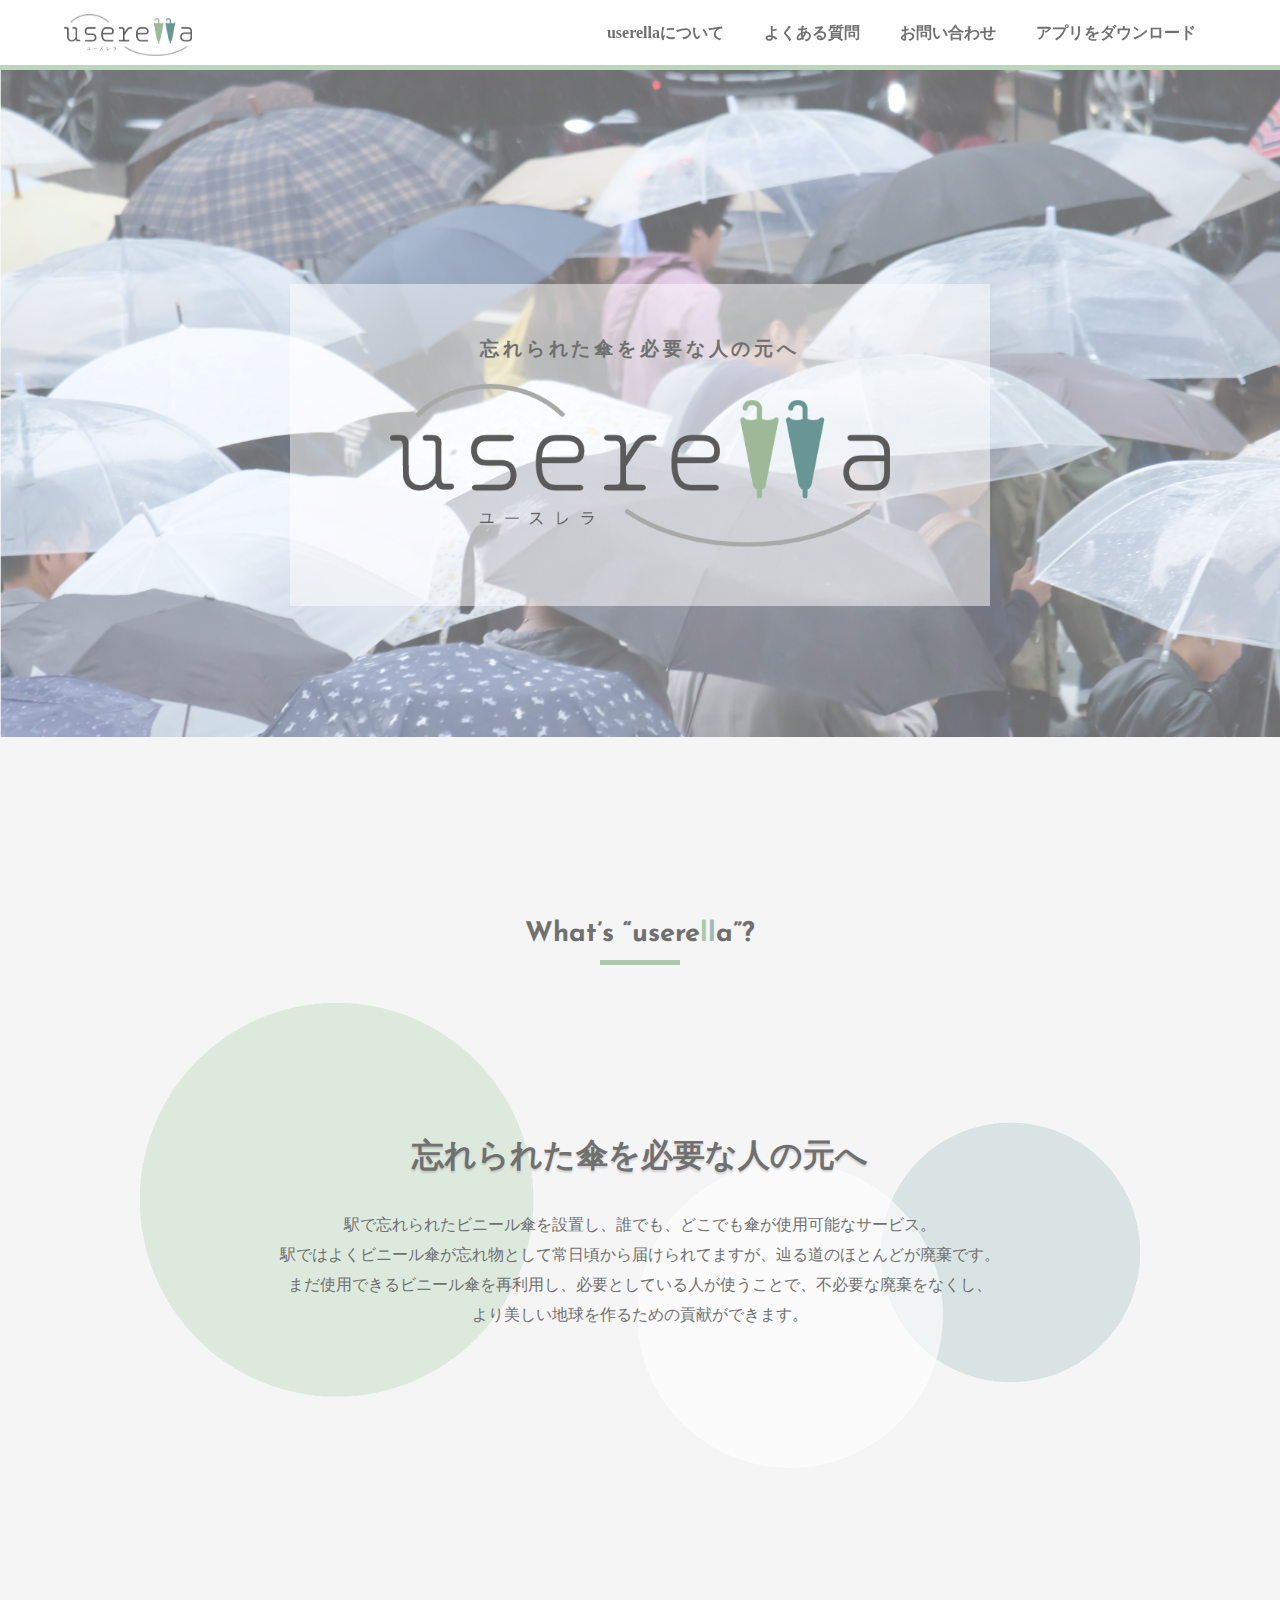
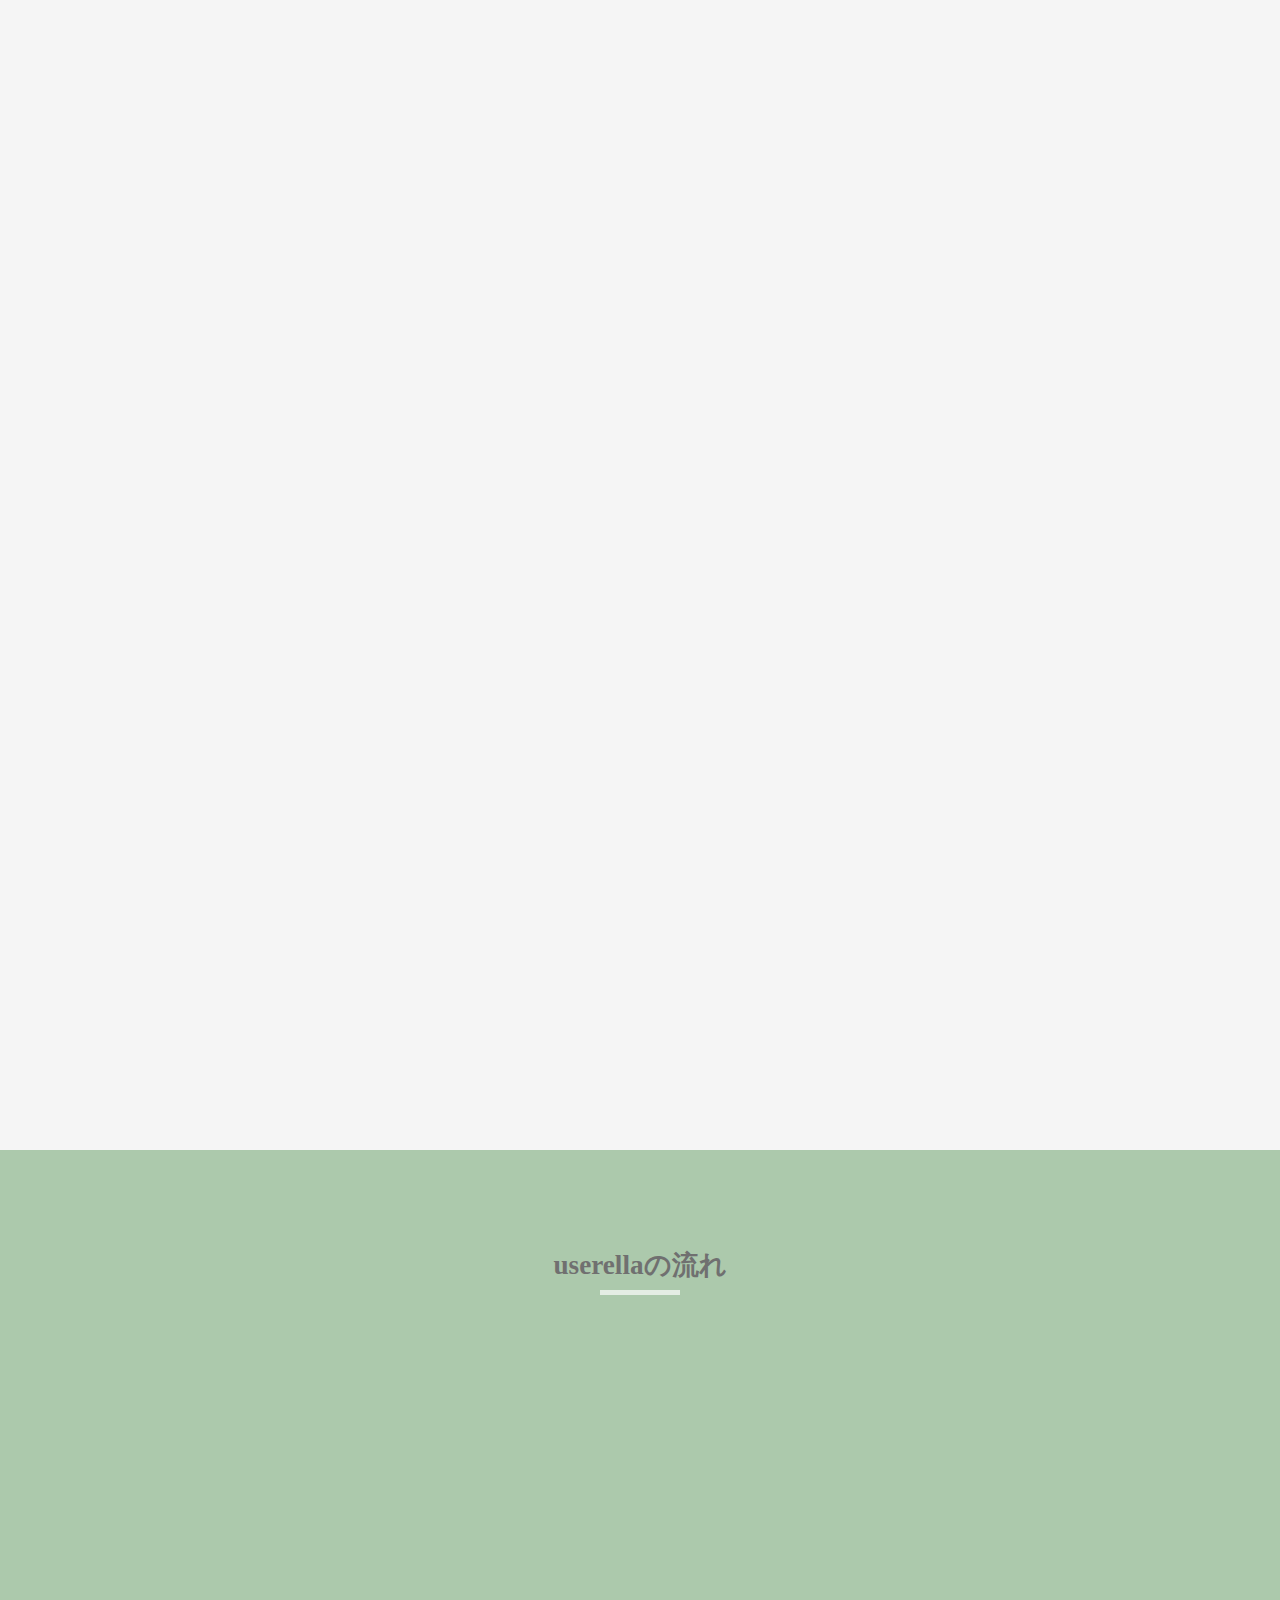
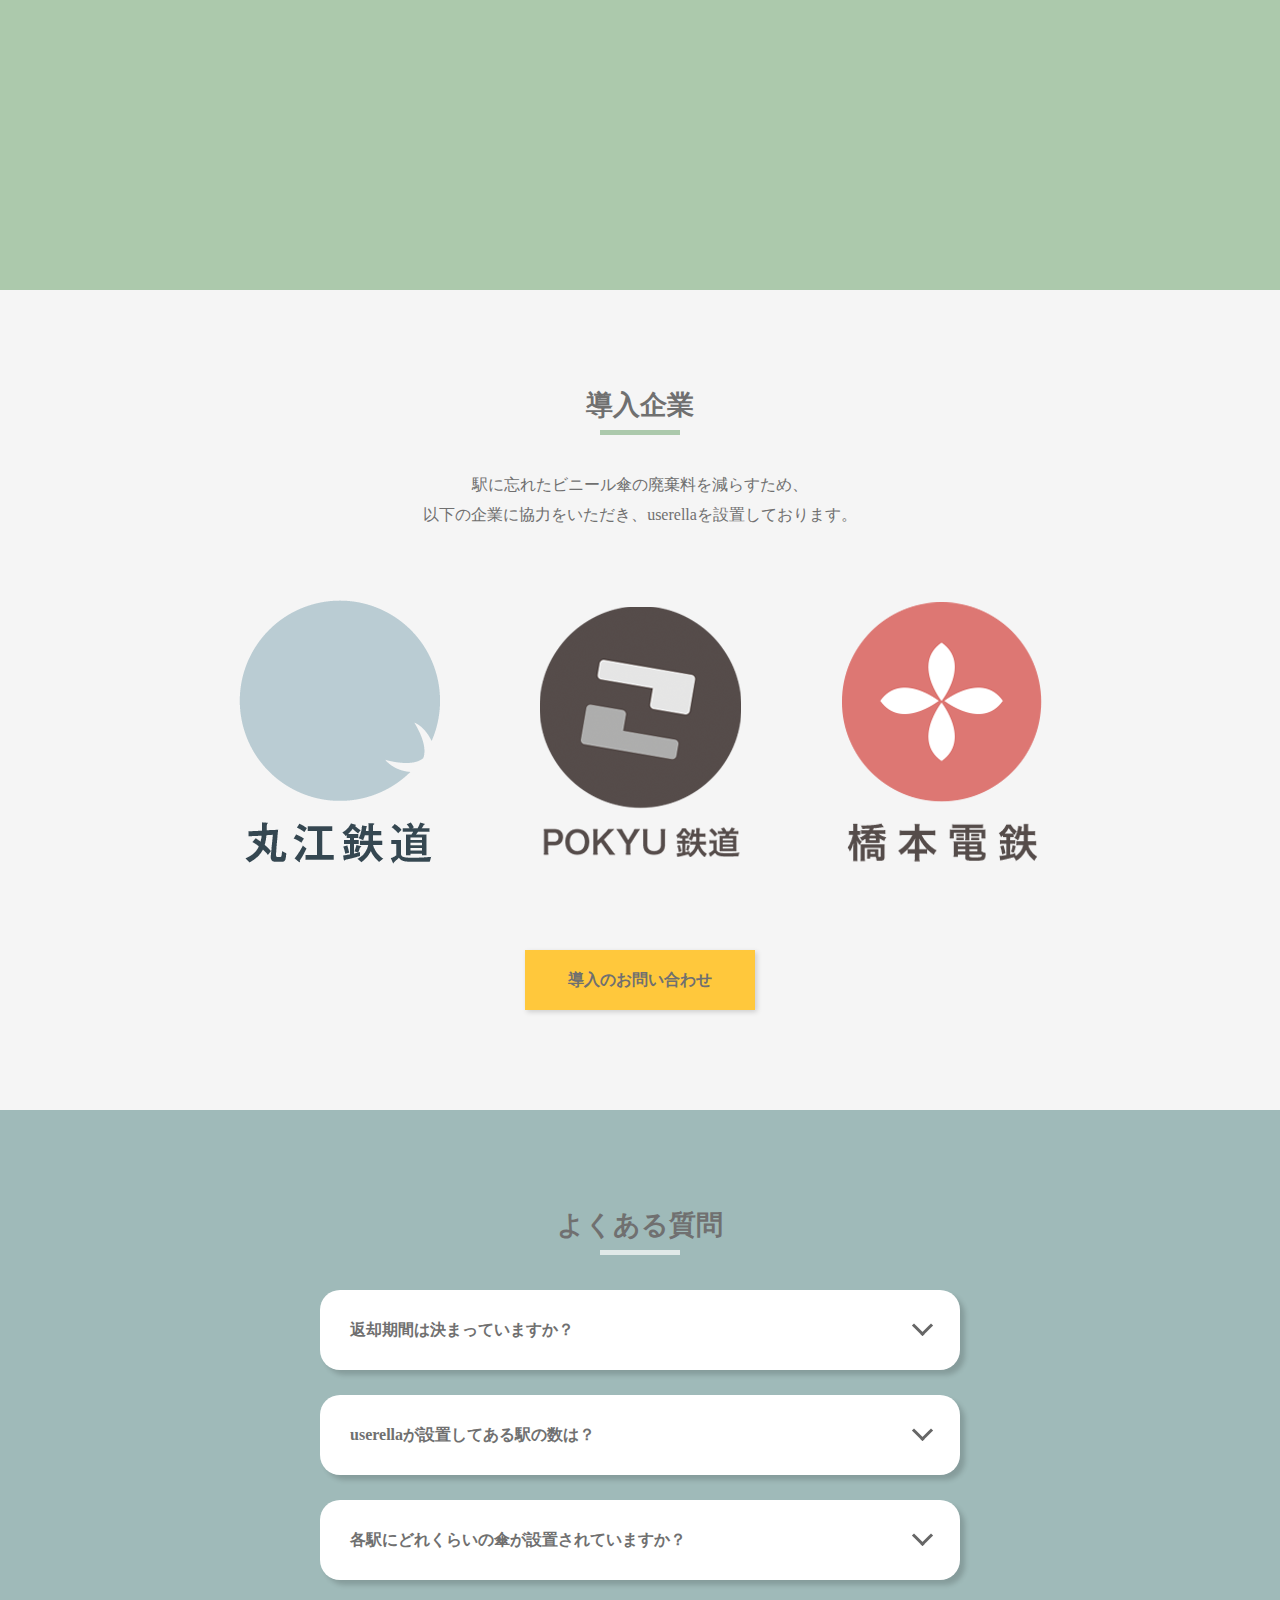
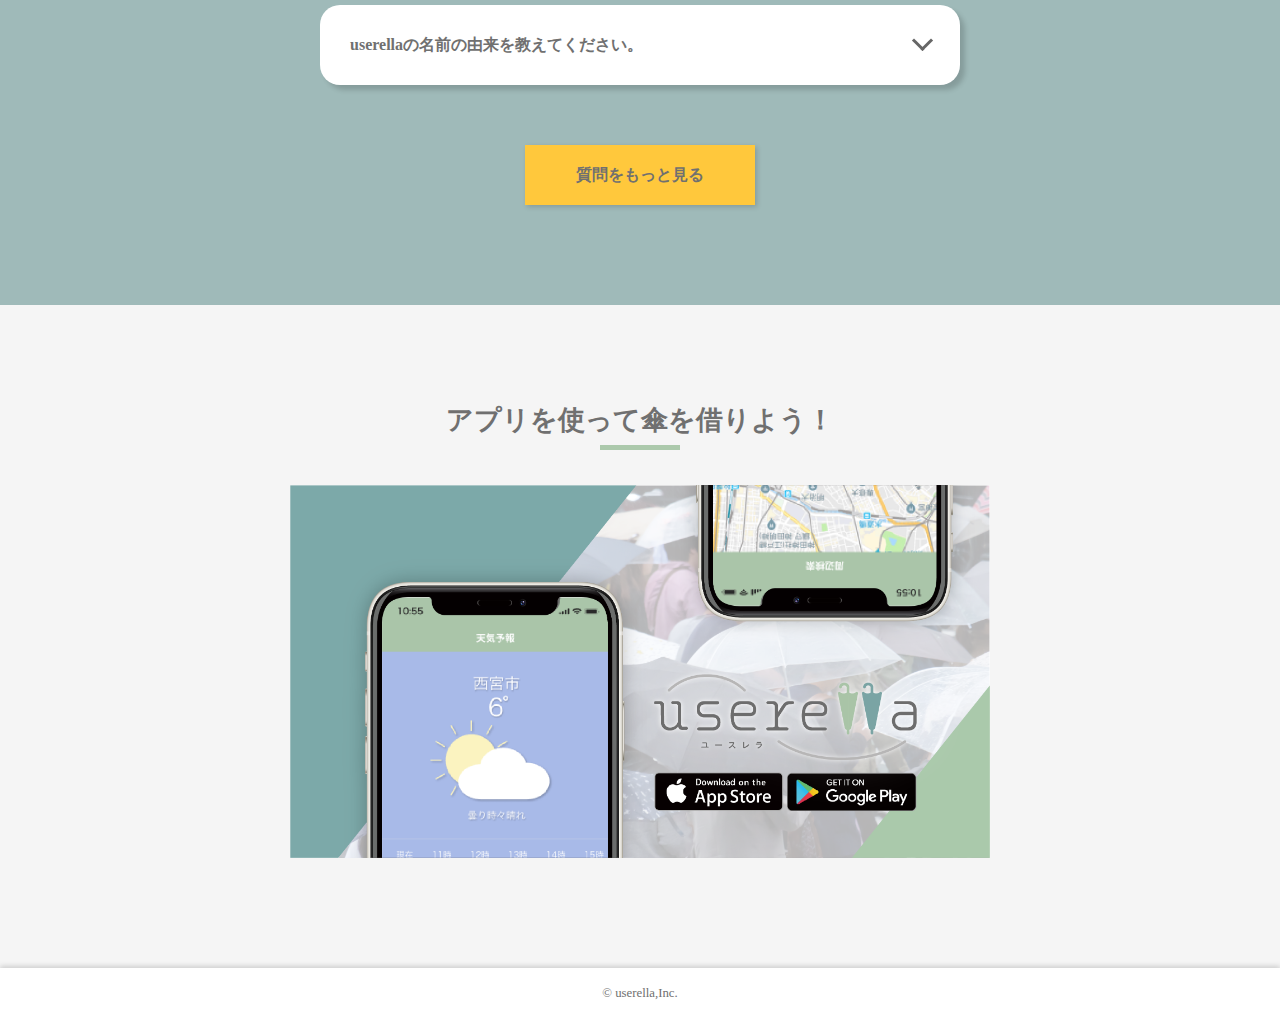
<file: index.html>
<!DOCTYPE html>
<html lang="ja" prefix="og: http://ogp.me/ns# fb: http://ogp.me/ns/fb# article: http://ogp.me/ns/article#">

<head>
	<meta charset="utf-8">
	<meta http-equiv="X-UA-Compatible" content="ie=edge">
	<meta name="viewport" content="width=device-width,initial-scale=1.0,minimum-scale=1.0">
	<meta name="format-detection" content="telephone=no">
	<meta name="keywords" content="">
	<meta name="description" content="忘れられた傘を必要な人の元へ">
	<title>userella（ユースレラ）</title>
	<meta name="twitter:card" content="summary">
	<meta name="twitter:site" content="@twitteraccount">
	<meta property="og:site_name" content="userella（ユースレラ）">
	<meta property="og:title" content="userella（ユースレラ）">
	<meta property="og:description" content="忘れられた傘を必要な人の元へ">
	<meta property="og:url" content="#">
	<meta property="og:image" content="img/favicon.png">
	<meta property="og:type" content="website">
	<link rel="shortcut icon" href="img/favicon.png" type="image/vnd.microsoft.icon">
	<link rel="apple-touch-icon" href="img/favicon.png">
	<link rel="stylesheet" href="css/ress.css">
	<link rel="stylesheet" href="css/temp.css">
	<link rel="stylesheet" href="css/index.css">
	<link href="https://fonts.googleapis.com/css2?family=Josefin+Sans:wght@300&display=swap" rel="stylesheet">
	<script type="text/javascript" src="js/jquery-3.5.1.min.js"></script>
</head>

<body>

	<!-- header -->
	<header>
		<div class="headerBox">
			<h1>
				<a href="#"><img src="img/logo.png" alt="userella"></a>
			</h1>
			<nav>
				<ul>
					<li><a href="about.html" target="page">userellaについて</a></li>
					<li><a href="question.html" target="page">よくある質問</a></li>
					<li><a href="contact.html" target="page">お問い合わせ</a></li>
					<li><a href="app.html" target="page">アプリをダウンロード</a></li>
				</ul>
			</nav>
		</div>
	</header>

	<!-- indexImg -->
	<div class="indexImg">
		<section>
			<h2>
				<span>忘れられた傘を必要な人の元へ</span>
				<img src="img/logo.png" alt="userella">
			</h2>
		</section>
	</div>

	<!-- <div> -->
	<section class="box">
		<h3 class="box_ttl h3_green">What’s “usere<span class="green">l</span><span class="blue">l</span>a”?</h3>
		<section class="outline">
			<h4>忘れられた傘を必要な人の元へ</h4>
			<p>駅で忘れられたビニール傘を設置し、誰でも、どこでも傘が使用可能なサービス。<br>
				駅ではよくビニール傘が忘れ物として常日頃から届けられてますが、辿る道のほとんどが廃棄です。<br>
				まだ使用できるビニール傘を再利用し、必要としている人が使うことで、不必要な廃棄をなくし、<br>
				より美しい地球を作るための貢献ができます。</p>
		</section>
		<div class="useBox">
			<section class="use useL">
				<div class="useText">
					<h5 class="ttl">必要時、自由に借りられる</h5>
					<p>雨が突然降ってきて傘が手元にない。<br>
						なんてことはありませんか？<br>
						突然の雨で傘がないと帰れない時に<br>
						わざわざ傘を買わなくても済みます。</p>
				</div>
				<div class="useImage"><img src="img/userella_about_1.jpg"></div>
			</section>
			<section class="use useR">
				<div class="useImage"><img src="img/userella_about_2.jpg"></div>
				<div class="useText">
					<h5 class="ttl">傘にかかるコストの削減</h5>
					<p>傘を忘れるたびに買ってしまうのは<br>
						とてももったいないことです。このサービスは<br>
						普通に傘を買うよりも費用を抑えて<br>
						傘を借りることができます。</p>
				</div>
			</section>
			<section class="use useL">
				<div class="useText useFadein">
					<h5 class="ttl">ビニール傘に対しての意識</h5>
					<p>ビニール傘の廃棄は環境汚染を促してしまいます。<br>
						持ち主が取りに来ないから捨てるのではなく、<br>
						誰もが使えるようにすることで地球環境問題の<br>
						解決へと導きます。</p>
				</div>
				<div class="useImage"><img src="img/userella_about_3.jpg"></div>
			</section>
		</div>
	</section>

	<div class="box2">
		<section class="box">
			<h3 class="h3_white">userellaの流れ</h3>
			<ul class="flowBox">
				<li class="flow">
					<figure class="imgC"><img src="img/icon_flow_1.png" alt="マップイメージ"></figure>
					<div class="number">1</div>
					<div class="listTitle">傘を探す</div>
					<p>
						駅に設置されている、忘れられた傘があるボックスをアプリを使用し探し出します。
					</p>
				</li>
				<li class="flow">
					<figure class="imgC"><img src="img/icon_flow_2.png" alt="傘イメージ"></figure>
					<div class="number">2</div>
					<div class="listTitle">傘を使う</div>
					<p>
						見つけたら、ボックスに表示されているQRコードをカメラを使って読み取り、借りられます。
					</p>
				</li>
				<li class="flow">
					<figure class="imgC"><img src="img/icon_flow_3.png" alt="電車イメージ"></figure>
					<div class="number">3</div>
					<div class="listTitle">傘を返す</div>
					<p>返したいタイミングで、ボックスのある駅ならどこでも返却可能です。借りた分だけお得な特典もつきます。</p>
				</li>
			</ul>
		</section>
	</div>

	<div>
		<section class="box">
			<h3 class="h3_green">導入企業</h3>
			駅に忘れたビニール傘の廃棄料を減らすため、<br>
			以下の企業に協力をいただき、userellaを設置しております。<br>
			<div class="companyList">
				<img src="img/railway1.png" alt="丸江鉄道"><img src="img/railway2.png" alt="POKYU鉄道"><img src="img/railway3.png" alt="橋本鉄道">
			</div>
			<a href="contact.html" target="page" class="btn_y">導入のお問い合わせ</a>
		</section>
	</div>

	<div class="box4">
		<section class="box">
			<h3 class="h3_white">よくある質問</h3>
			<div>
				<div class="question">
					<div class="qHeader">
						<span>返却期間は決まっていますか？</span><div class="btn"></div>
					</div>
					<div class="answer">料金は２４時間ごとに５０円ずつ加算していきます。<br>
						料金の許す限り、好きなだけ傘が借りられます。</div>
				</div>
				<div class="question">
					<div class="qHeader">
						<span>userellaが設置してある駅の数は？</span><div class="btn"></div>
					</div>
					<div class="answer">現在、日本では約１３０の駅に<br>userellaを設置しています。</div>
				</div>
				<div class="question">
					<div class="qHeader">
						<span>各駅にどれくらいの傘が設置されていますか？</span><div class="btn"></div>
					</div>
					<div class="answer">駅によって異なりますが平均すると<br>
						30個から５０個の傘を設置しております。</div>
				</div>
				<div class="question">
					<div class="qHeader">
						<span>userellaの名前の由来を教えてください。</span><div class="btn"></div>
					</div>
					<div class="answer">reuse（リユース）とunbrella（アンブレラ）を<br>
						合わせて『userella（ユースレラ）』となりました。</div>
				</div>
			</div>
			<a href="question.html" target="page" class="btn_y">質問をもっと見る</a>
		</section>
	</div>

	<div class="box5">
		<section class="box">
			<h3 class="h3_green">アプリを使って傘を借りよう！</h3>
			<a href="app.html" target="page"><img src="img/appimg.png" alt="userellaアプリ"></a>
		</section>
	</div>

	<footer>
		<small>&copy; userella,Inc.</small>
	</footer>
	<script src="js/js.js"></script>
</body>

</html>
</file>
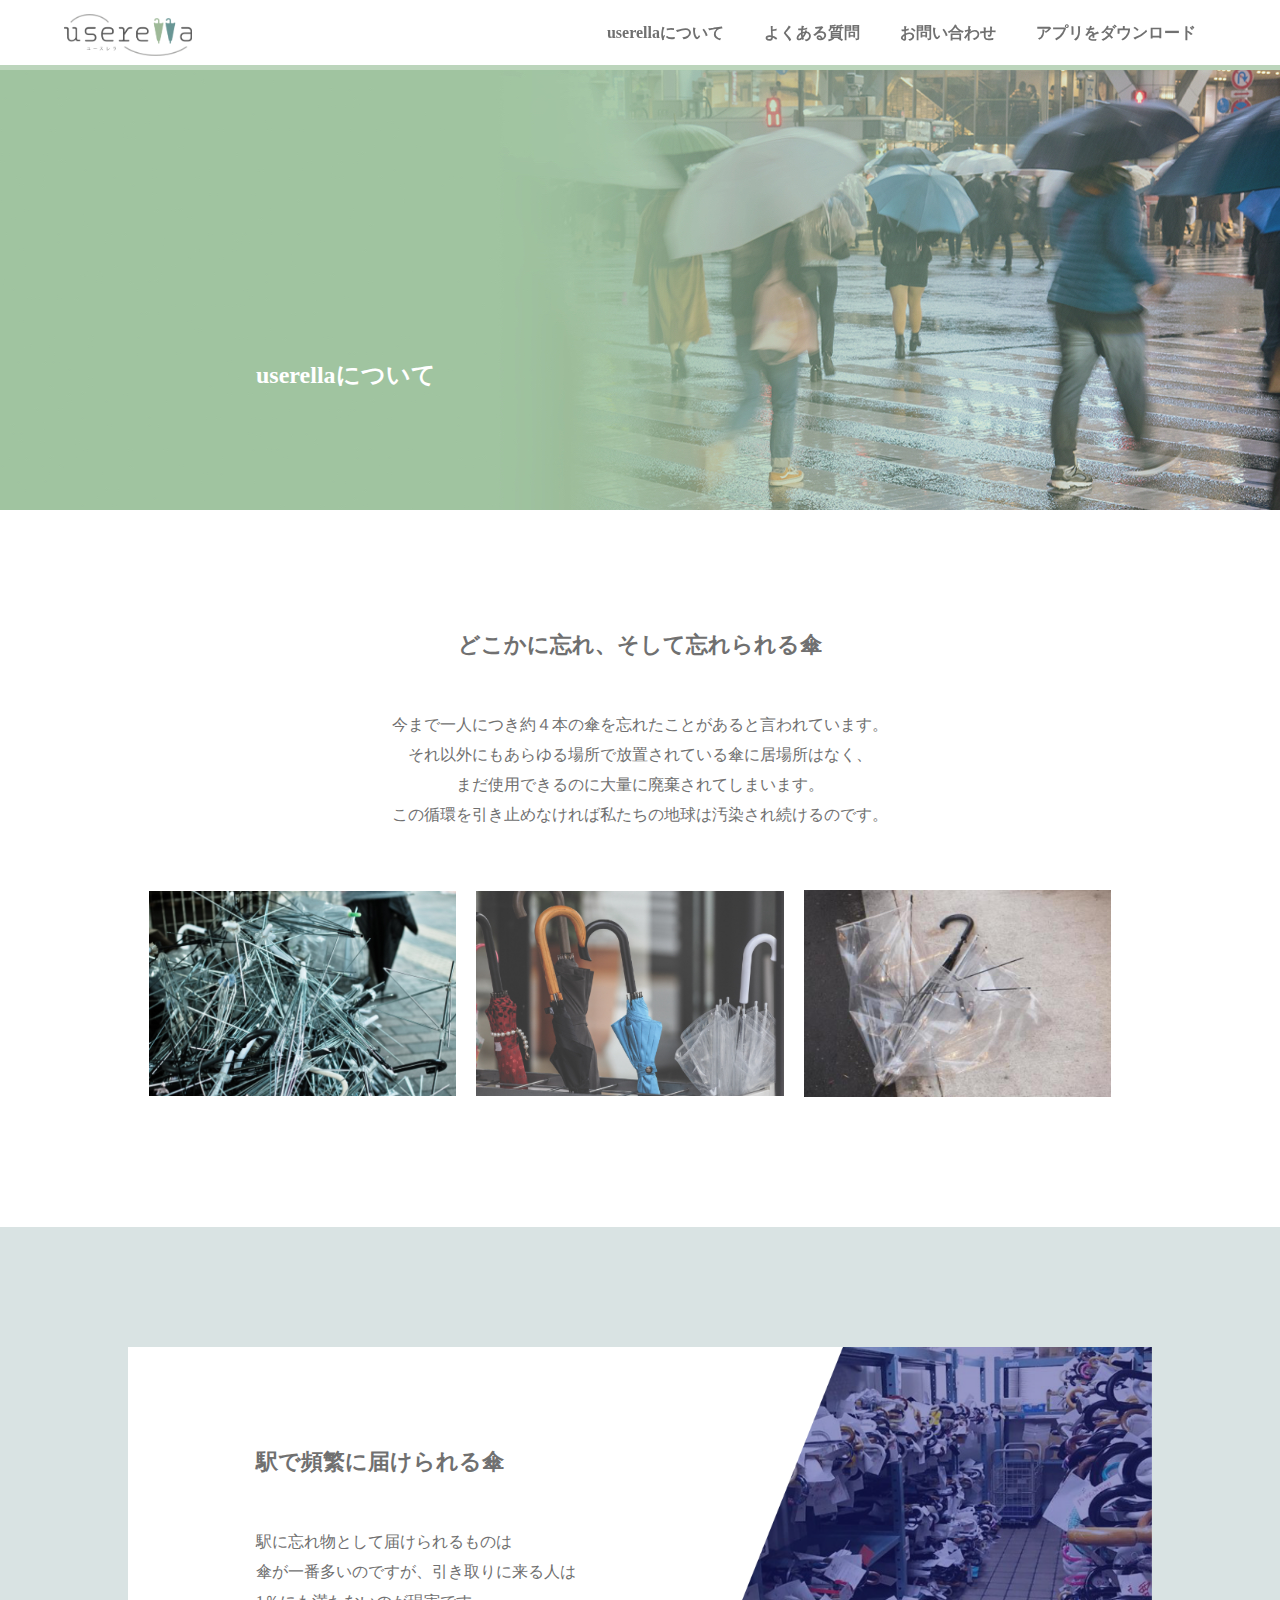
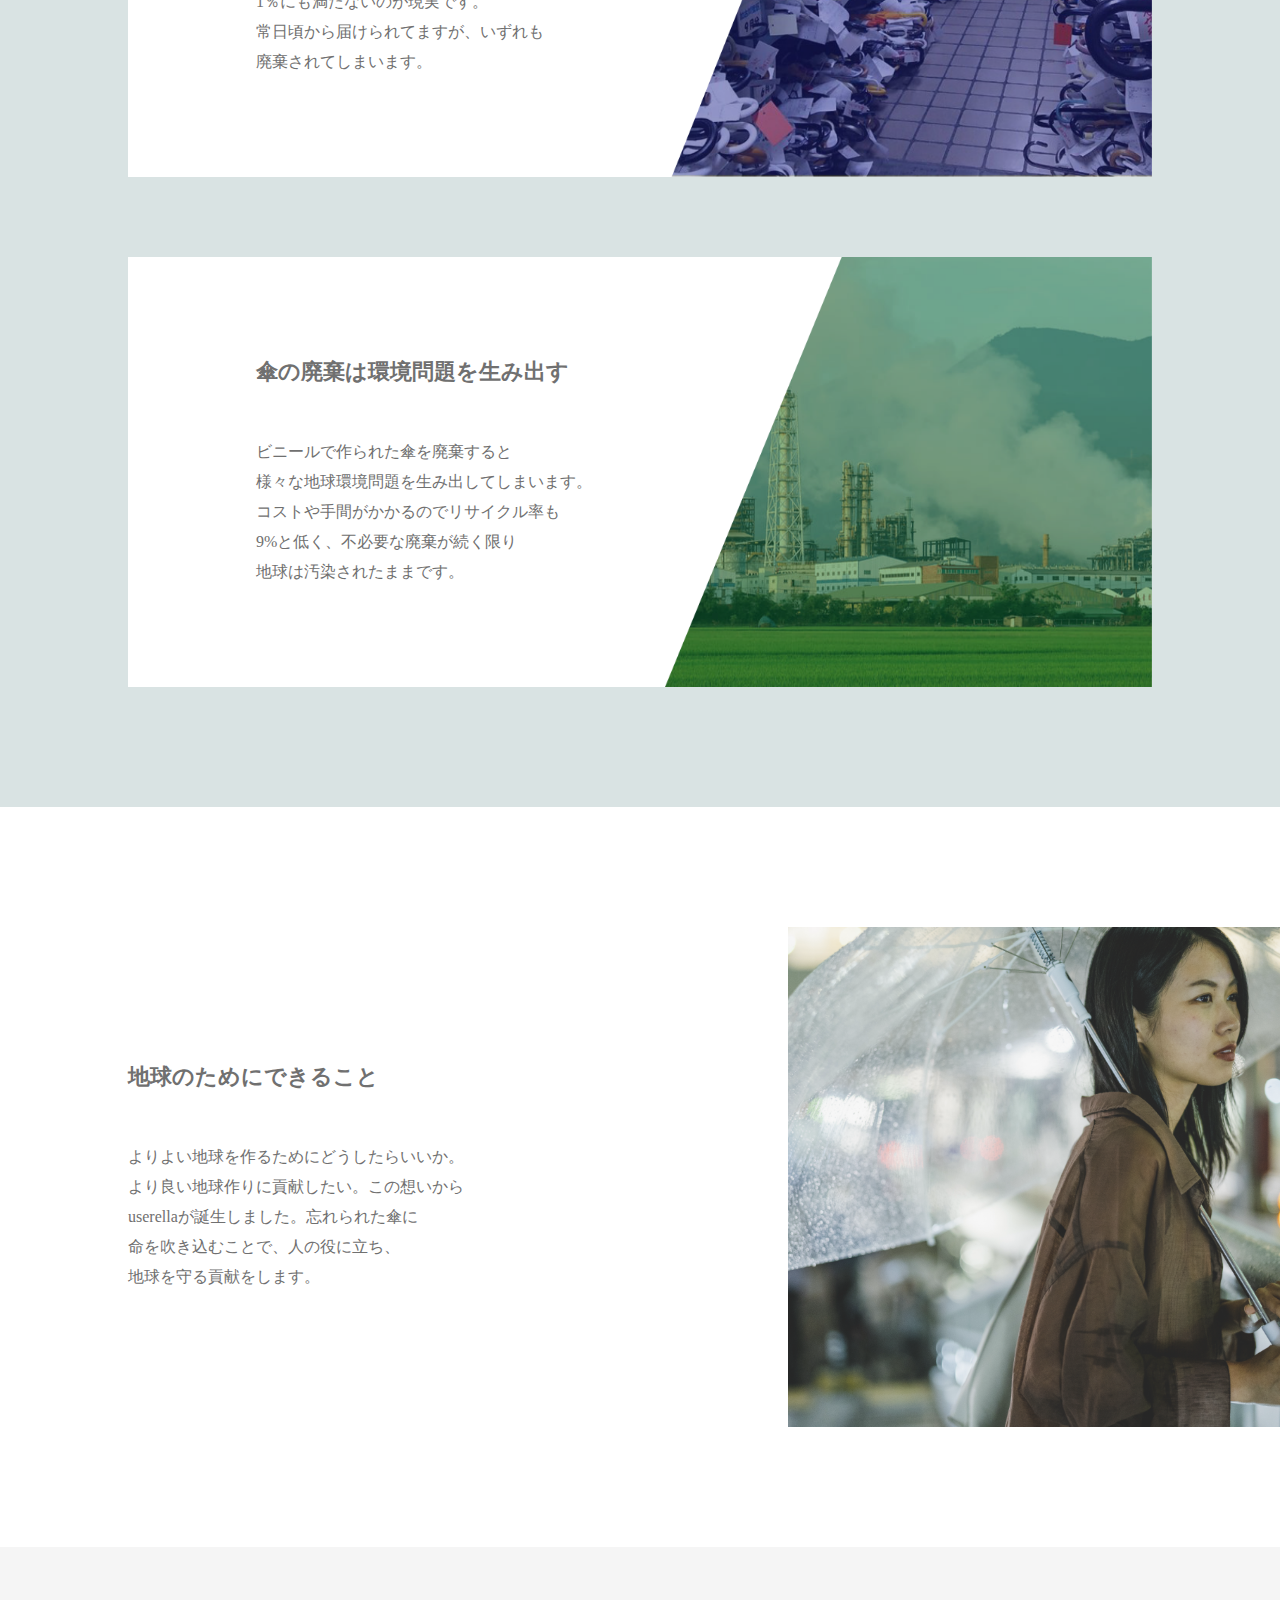
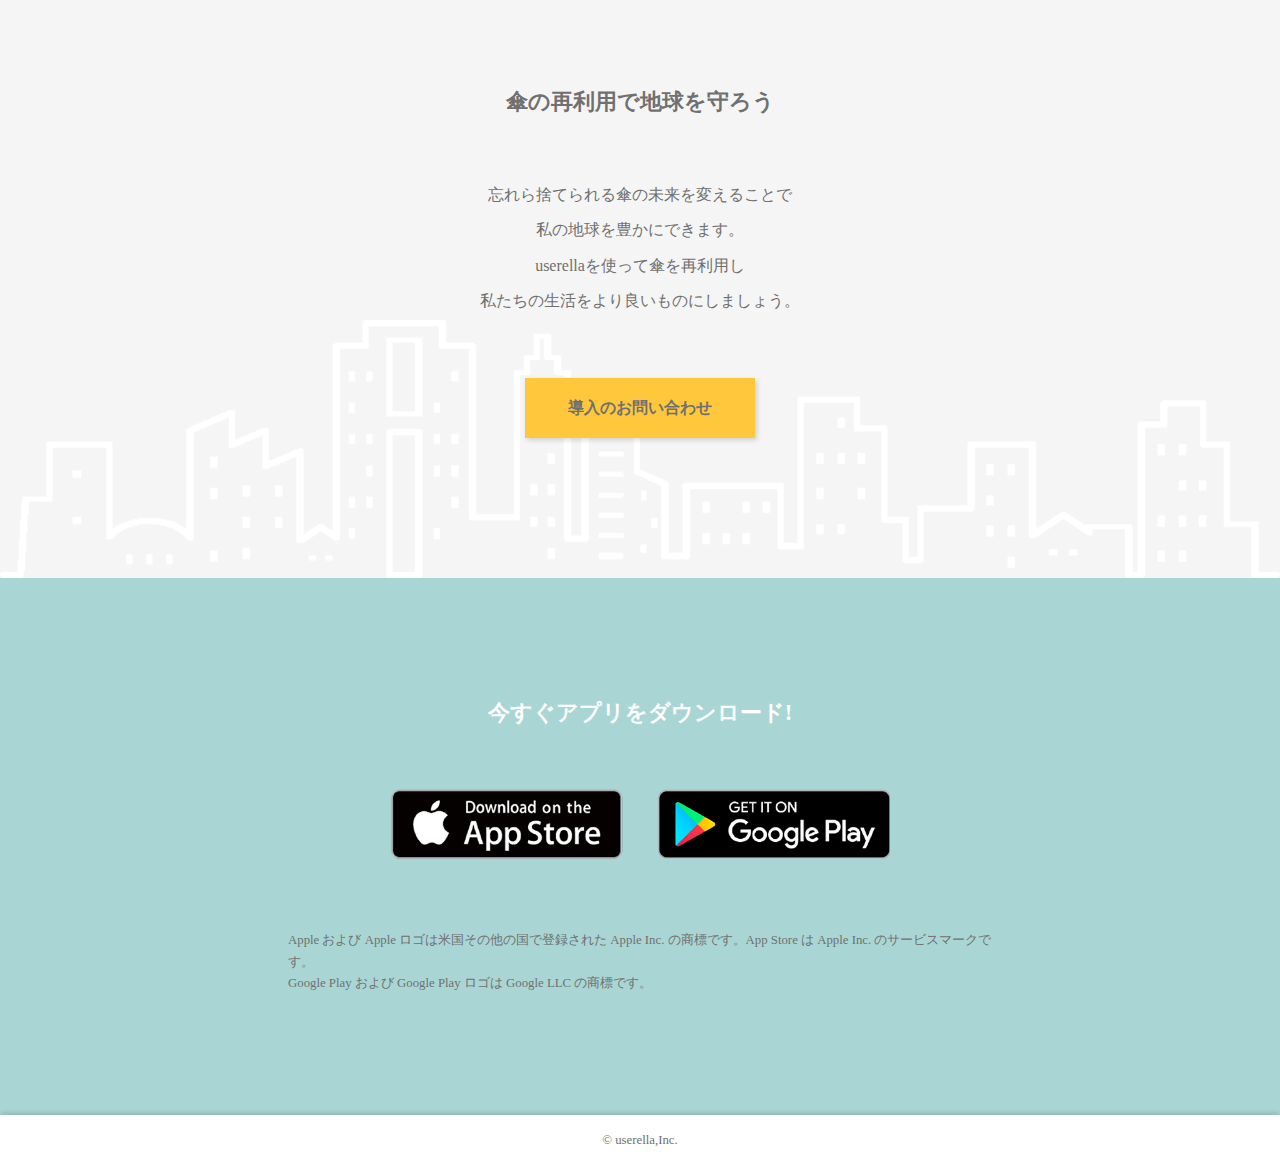
<file: about.html>
<!DOCTYPE html>
<html lang="ja" prefix="og: http://ogp.me/ns# fb: http://ogp.me/ns/fb# article: http://ogp.me/ns/article#">

<head>
	<meta charset="utf-8">
	<meta http-equiv="X-UA-Compatible" content="ie=edge">
	<meta name="viewport" content="width=device-width,initial-scale=1.0,minimum-scale=1.0">
	<meta name="format-detection" content="telephone=no">
	<meta name="keywords" content="">
	<meta name="description" content="忘れられた傘を必要な人の元へ">
	<title>userellaについて｜userella（ユースレラ）</title>
	<meta name="twitter:card" content="summary">
	<meta name="twitter:site" content="@twitteraccount">
	<meta property="og:site_name" content="userella（ユースレラ）">
	<meta property="og:title" content="userellaについて">
	<meta property="og:description" content="忘れられた傘を必要な人の元へ">
	<meta property="og:url" content="#">
	<meta property="og:image" content="img/favicon.png">
	<meta property="og:type" content="website">
	<link rel="shortcut icon" href="img/favicon.png" type="image/vnd.microsoft.icon">
	<link rel="apple-touch-icon" href="img/favicon.png">
	<link rel="stylesheet" href="css/ress.css">
	<link rel="stylesheet" href="css/temp.css">
	<link rel="stylesheet" href="css/about.css">
	<link href="https://fonts.googleapis.com/css2?family=Josefin+Sans:wght@300&display=swap" rel="stylesheet">
</head>

<body>

	<!-- header -->
	<header>
		<div class="headerBox">
			<h1>
				<a href="index.html"><img src="img/logo.png" alt="userella"></a>
			</h1>
			<nav>
				<ul>
					<li><a href="#">userellaについて</a></li>
					<li><a href="question.html" target="page">よくある質問</a></li>
					<li><a href="contact.html" target="page">お問い合わせ</a></li>
					<li><a href="app.html" target="page">アプリをダウンロード</a></li>
				</ul>
			</nav>
		</div>
	</header>


	<h2>
		<span>userellaについて</span>
	</h2>

	<div class="aboutBox box1">
		<div class="boxTtl">どこかに忘れ、そして忘れられる傘</div>
		<div>
			今まで一人につき約４本の傘を忘れたことがあると言われています。<br>
			それ以外にもあらゆる場所で放置されている傘に居場所はなく、<br>
			まだ使用できるのに大量に廃棄されてしまいます。<br>
			この循環を引き止めなければ私たちの地球は汚染され続けるのです。
		</div>
		<ul class="imgBox">
			<li><img src="img/about_1.jpg"></li>
			<li><img src="img/about_2.jpg"></li>
			<li><img src="img/about_3.jpg"></li>
		</ul>
	</div>

	<div class="aboutBox box2">
		<div class="contents">
			<div class="boxTtl">駅で頻繁に届けられる傘</div>
			<div>
				駅に忘れ物として届けられるものは<br>
				傘が一番多いのですが、引き取りに来る人は<br>
				1％にも満たないのが現実です。<br>
				常日頃から届けられてますが、いずれも<br>
				廃棄されてしまいます。
			</div>
		</div>
		<div class="contents">
			<div class="boxTtl">傘の廃棄は環境問題を生み出す</div>
			<div>
				ビニールで作られた傘を廃棄すると<br>
				様々な地球環境問題を生み出してしまいます。<br>
				コストや手間がかかるのでリサイクル率も<br>
				9%と低く、不必要な廃棄が続く限り<br>
				地球は汚染されたままです。
			</div>
		</div>
	</div>

	<div class="aboutBox box3">
		<div>
			<div class="boxTtl">地球のためにできること</div>
			<div>
				よりよい地球を作るためにどうしたらいいか。<br>
				より良い地球作りに貢献したい。この想いから<br>
				userellaが誕生しました。忘れられた傘に<br>
				命を吹き込むことで、人の役に立ち、<br>
				地球を守る貢献をします。 
			</div>
		</div>
	</div>

	<div class="box4">
		<div class="boxTtl">傘の再利用で地球を守ろう</div>
		<p>
			忘れら捨てられる傘の未来を変えることで<br>
			私の地球を豊かにできます。<br>
			userellaを使って傘を再利用し<br>
			私たちの生活をより良いものにしましょう。<br>
		</p>
		<a href="contact.html" target="page" class="btn_y">導入のお問い合わせ</a>
	</div>

	<div class="aboutBox box5">
		<div class="boxTtl">今すぐアプリをダウンロード!</div>
		<img src="img/android_ios.png">
		<p class="appTxt">
			Apple および Apple ロゴは米国その他の国で登録された Apple Inc. の商標です。App Store は Apple Inc. のサービスマークです。<br>
			Google Play および Google Play ロゴは Google LLC の商標です。
		</p>
	</div>

	<footer>
		<small>&copy; userella,Inc.</small>
	</footer>
	</body>

</html>
</file>
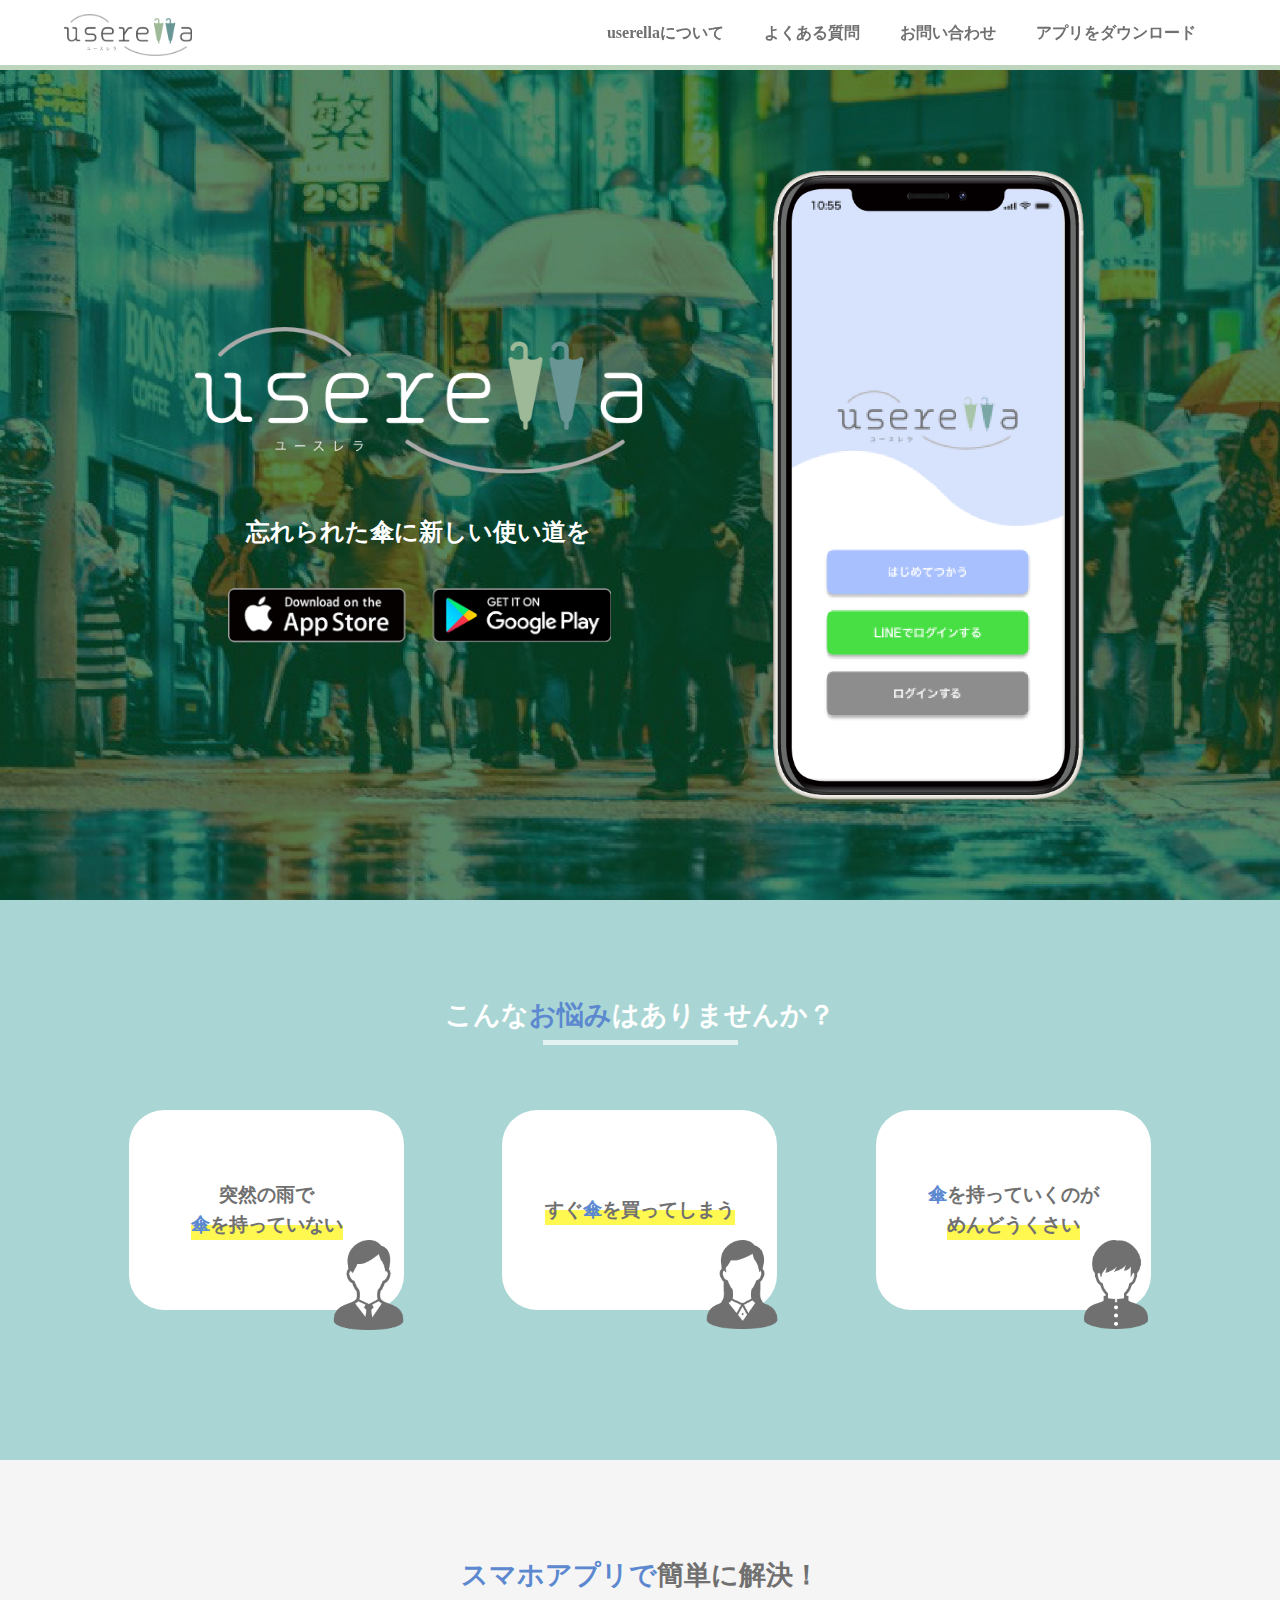
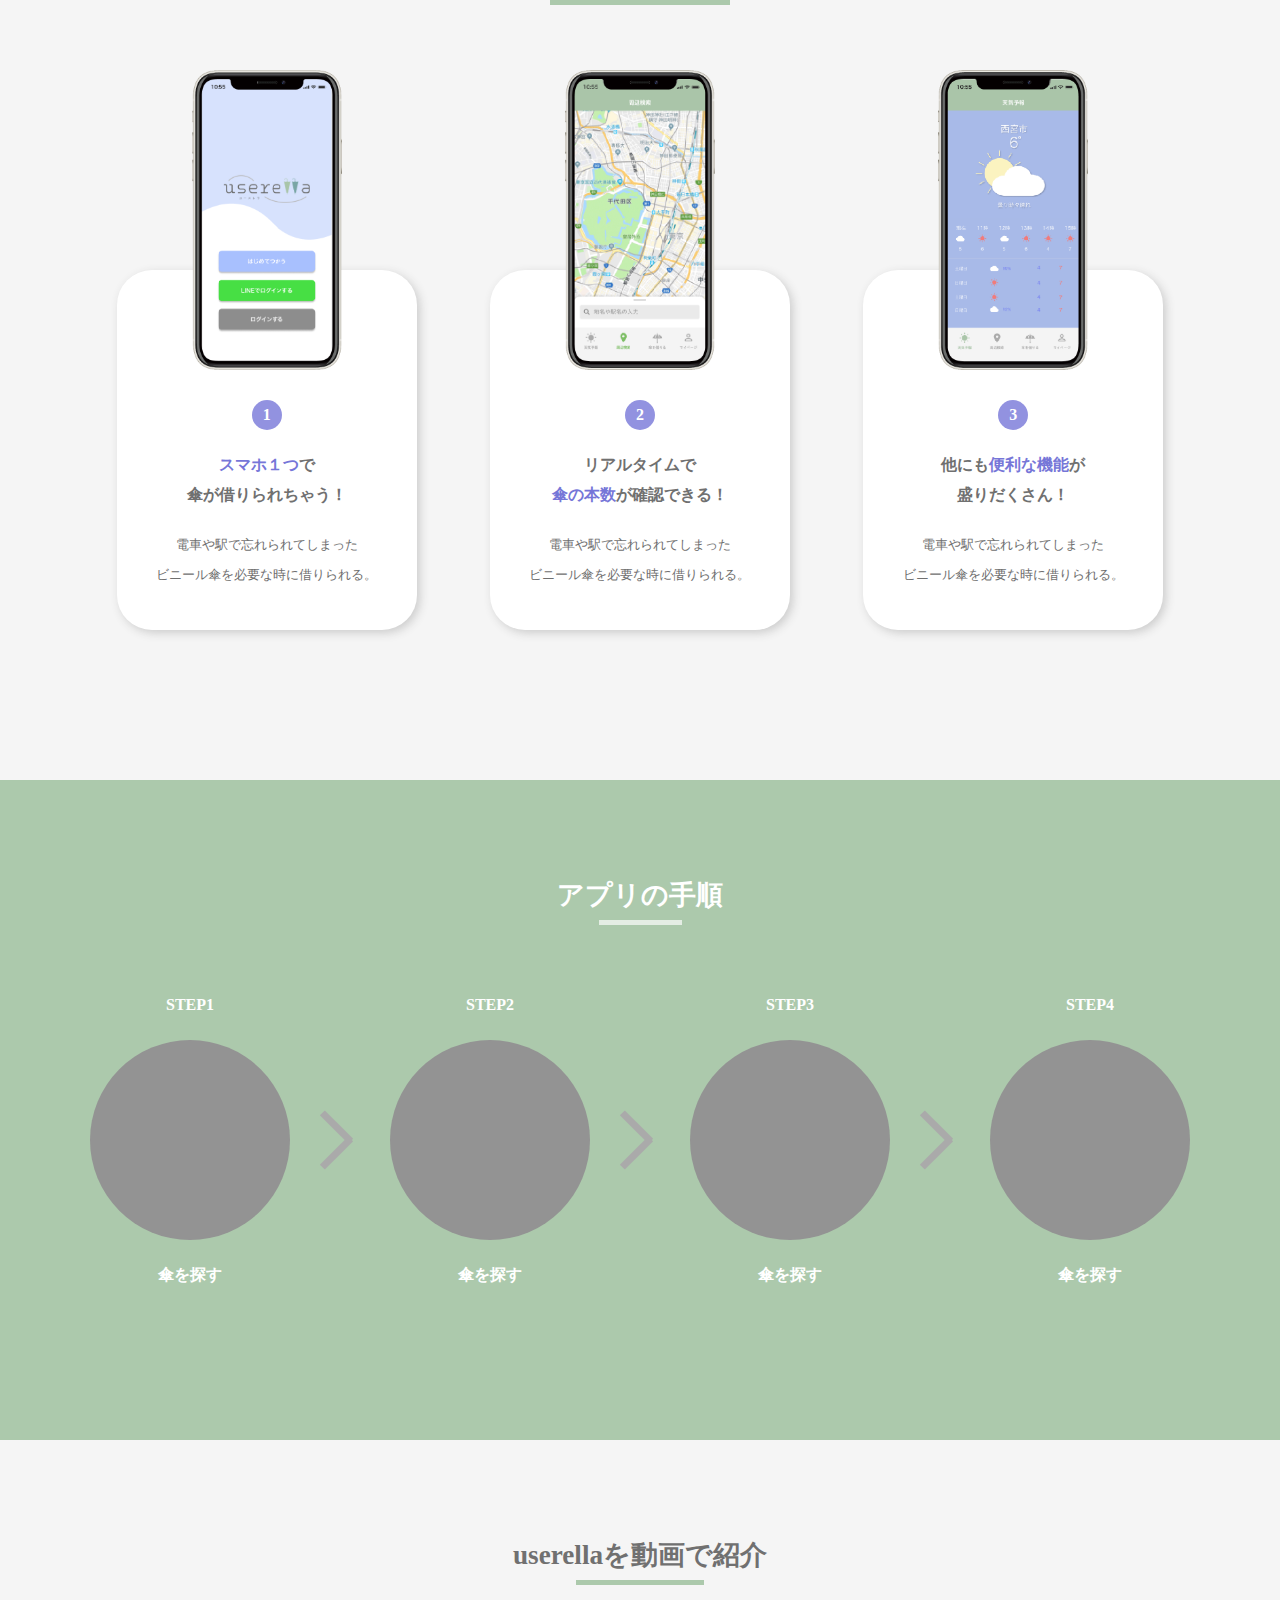
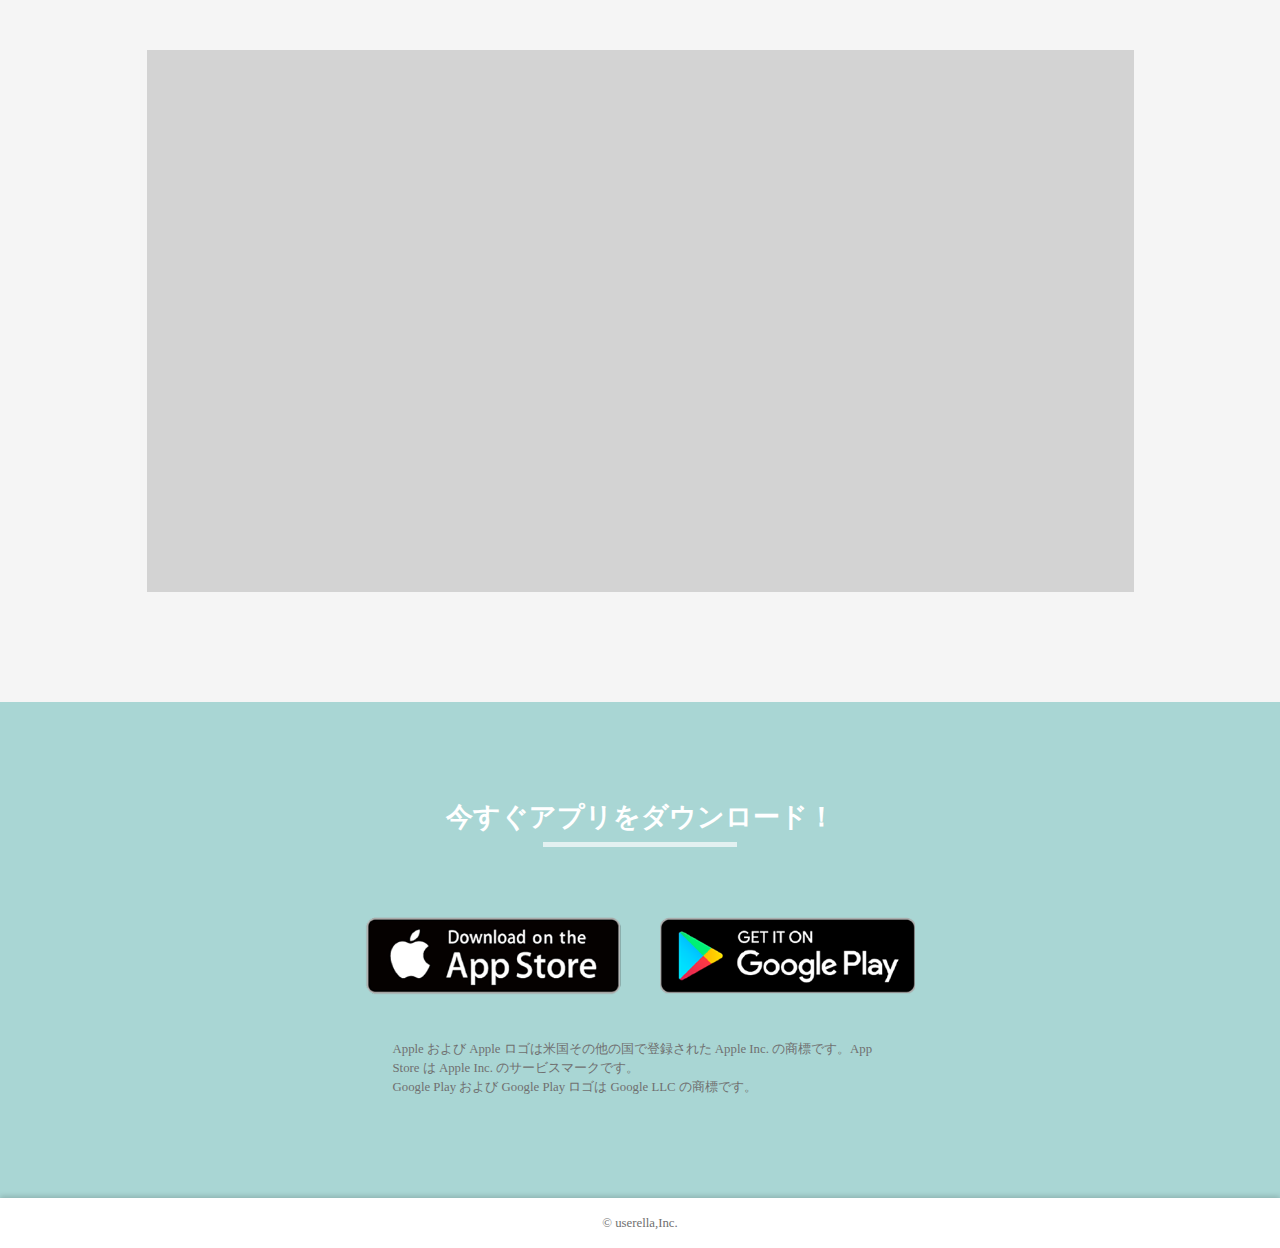
<file: app.html>
<!DOCTYPE html>
<html lang="ja" prefix="og: http://ogp.me/ns# fb: http://ogp.me/ns/fb# article: http://ogp.me/ns/article#">

<head>
	<meta charset="utf-8">
	<meta http-equiv="X-UA-Compatible" content="ie=edge">
	<meta name="viewport" content="width=device-width,initial-scale=1.0,minimum-scale=1.0">
	<meta name="format-detection" content="telephone=no">
	<meta name="keywords" content="">
	<meta name="description" content="忘れられた傘を必要な人の元へ">
	<title>userella（ユースレラ）</title>
	<meta name="twitter:card" content="summary">
	<meta name="twitter:site" content="@twitteraccount">
	<meta property="og:site_name" content="userella（ユースレラ）">
	<meta property="og:title" content="userella（ユースレラ）">
	<meta property="og:description" content="忘れられた傘を必要な人の元へ">
	<meta property="og:url" content="#">
	<meta property="og:image" content="img/favicon.png">
	<meta property="og:type" content="website">
	<link rel="shortcut icon" href="img/favicon.png" type="image/vnd.microsoft.icon">
	<link rel="apple-touch-icon" href="img/favicon.png">
	<link rel="stylesheet" href="css/ress.css">
	<link rel="stylesheet" href="css/temp.css">
	<link rel="stylesheet" href="css/app.css">
	<link href="https://fonts.googleapis.com/css2?family=Josefin+Sans:wght@300&display=swap" rel="stylesheet">
	<script type="text/javascript" src="js/jquery-3.5.1.min.js"></script>
</head>

<body>

	<!-- header -->
	<header>
		<div class="headerBox">
			<h1>
				<a href="index.html"><img src="img/logo.png" alt="userella"></a>
			</h1>
			<nav>
				<ul>
					<li><a href="about.html" target="page">userellaについて</a></li>
					<li><a href="question.html" target="page">よくある質問</a></li>
					<li><a href="contact.html" target="page">お問い合わせ</a></li>
					<li><a href="#">アプリをダウンロード</a></li>
				</ul>
			</nav>
		</div>
	</header>

	<!-- indexImg -->
	<div class="appImg">
		<section>
			<h2>
				<img src="img/app_logo.png" alt="userella">
			</h2>
			<p>忘れられた傘に新しい使い道を</p>
			<img src="img/android_ios.png">
		</section>
		<img src="img/app_img_top.png" alt="アプリトップ画面">
	</div>

	<div class="appBox box1">
		<section class="box">
			<h3>こんな<span class="blueTxt">お悩み</span>はありませんか？</h3>
			<div class="appFlex">
				<div class="appFlexBox troubleBox tb1">
					突然の雨で<span class="underLine"><span class="blueTxt">傘</span>を持っていない</span>
				</div>
				<div class="appFlexBox troubleBox tb2">
					<span class="underLine">すぐ<span class="blueTxt">傘</span>を買ってしまう</span>
				</div>
				<div class="appFlexBox troubleBox tb3">
					<span><span class="blueTxt">傘</span>を持っていくのが</span><span class="underLine">めんどうくさい</span>
				</div>
			</section>
		</section>
	</div>

	<div class="appBox box2">
		<section class="box">
			<h3><span class="blueTxt">スマホアプリで</span>簡単に解決！</h3>
			<div class="appFlex">
				<div class="appFlexBox phoneBox">
					<div class="appBoxNumber">1</div>
					<div class="appBoxTtl">
						<span class="purpleTxt">スマホ１つ</span>で<br>傘が借りられちゃう！
					</div>
					<p class="appBoxTxt">
						電車や駅で忘れられてしまった<br>ビニール傘を必要な時に借りられる。
					</p>
					<div class="phoneBoxImg">
						<img src="img/app_img_top.png" alt="アプリトップ画面">
					</div>
				</div>
				<div class="appFlexBox phoneBox">
					<div class="appBoxNumber">2</div>
					<div class="appBoxTtl">
						リアルタイムで<br><span class="purpleTxt">傘の本数</span>が確認できる！
					</div>
					<p class="appBoxTxt">
						電車や駅で忘れられてしまった<br>ビニール傘を必要な時に借りられる。
					</p>
					<div class="phoneBoxImg">
						<img src="img/app_img_search.png" alt="アプリ検索画面">
					</div>
				</div>
				<div class="appFlexBox phoneBox">	
					<div class="appBoxNumber">3</div>
					<div class="appBoxTtl">
						他にも<span class="purpleTxt">便利な機能</span>が<br>盛りだくさん！
					</div>
					<p class="appBoxTxt">
						電車や駅で忘れられてしまった<br>ビニール傘を必要な時に借りられる。
					</p>
					<div class="phoneBoxImg">
						<img src="img/app_img_weather.png" alt="アプリ天気予報画面">
					</div>
				</div>
			</div>
		</section>
	</div>

	<div class="appBox box3">
		<section class="box">
			<h3>アプリの手順</h3>
			<div class="appFlex">
				<div class="appFlexBox processBox">
					<p>STEP1</p>
					<div class="appProcessImg"></div>
					<p>傘を探す</p>
				</div>
				<div class="appFlexBox processBox">
					<p>STEP2</p>
					<div class="appProcessImg"></div>
					<p>傘を探す</p>
				</div>
				<div class="appFlexBox processBox">
					<p>STEP3</p>
					<div class="appProcessImg"></div>
					<p>傘を探す</p>
				</div>
				<div class="appFlexBox processBox">
					<p>STEP4</p>
					<div class="appProcessImg"></div>
					<p>傘を探す</p>
				</div>
			</div>
		</section>
	</div>

	<div class="appBox box2 box4">
		<section class="box">
			<h3>userellaを動画で紹介</h3>
			<div class="movie"><img src="img/app_movie.png" alt="動画イメージ"></div>
		</section>
	</div>

	<div class="appBox box1 box5">
		<section class="box">
			<h3>今すぐアプリをダウンロード！</h3>
			<div class="appBanner"><img src="img/android_ios.png" alt="iOS/Android"></div>
			<p class="appBannerTxt">
				Apple および Apple ロゴは米国その他の国で登録された Apple Inc. の商標です。App Store は Apple Inc. のサービスマークです。<br>Google Play および Google Play ロゴは Google LLC の商標です。
			</p>
		</section>
	</div>

	<footer>
		<small>&copy; userella,Inc.</small>
	</footer>
	<script src="js/js.js"></script>
</body>

</html>
</file>
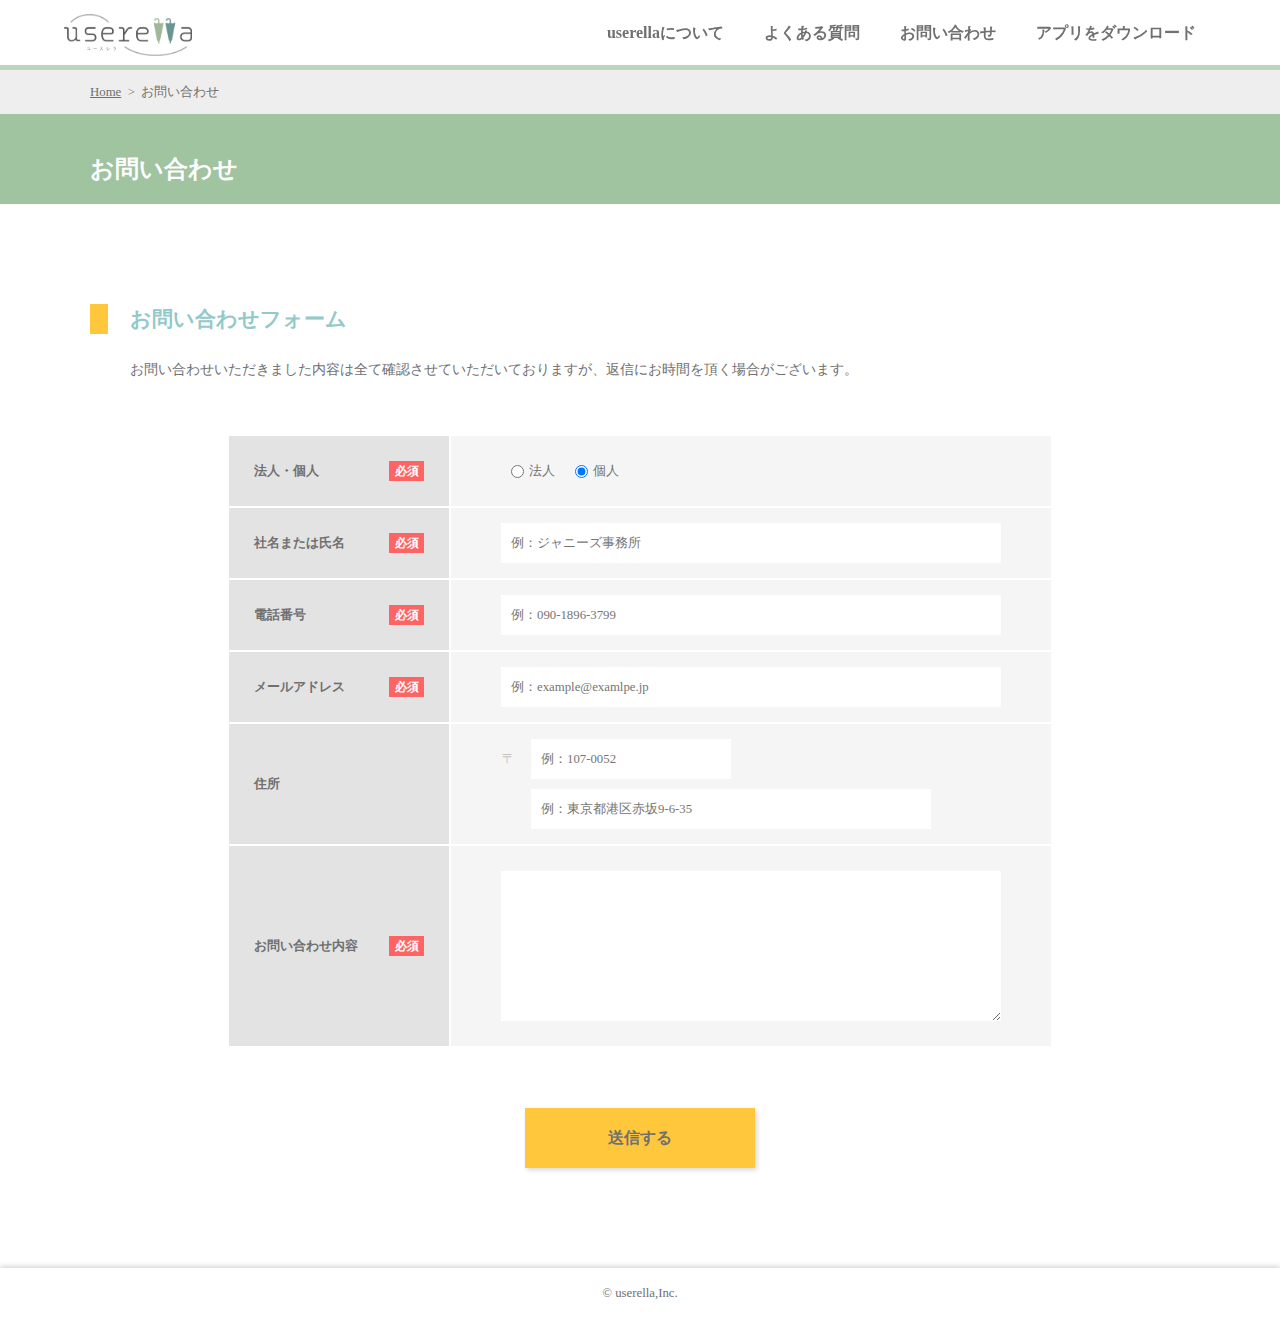
<file: contact.html>
<!DOCTYPE html>
<html lang="ja" prefix="og: http://ogp.me/ns# fb: http://ogp.me/ns/fb# article: http://ogp.me/ns/article#">
<head>
	<meta charset="utf-8">
	<meta http-equiv="X-UA-Compatible" content="ie=edge">
	<meta name="viewport" content="width=device-width,initial-scale=1.0,minimum-scale=1.0">
	<meta name="format-detection" content="telephone=no">
	<meta name="keywords" content="">
	<meta name="description" content="忘れられた傘を必要な人の元へ">
	<title>お問い合わせ｜userella（ユースレラ）</title>
	<meta name="twitter:card" content="summary">
	<meta name="twitter:site" content="@twitteraccount">
	<meta property="og:site_name" content="userella（ユースレラ）">
	<meta property="og:title" content="お問い合わせ">
	<meta property="og:description" content="忘れられた傘を必要な人の元へ">
	<meta property="og:url" content="#">
	<meta property="og:image" content="img/favicon.png">
	<meta property="og:type" content="website">
	<link rel="shortcut icon" href="img/favicon.png" type="image/vnd.microsoft.icon">
	<link rel="apple-touch-icon" href="img/favicon.png">
	<link rel="stylesheet" href="css/ress.css">
	<link rel="stylesheet" href="css/temp.css">
	<link rel="stylesheet" href="css/contact.css">
	<link href="https://fonts.googleapis.com/css2?family=Josefin+Sans:wght@300&display=swap" rel="stylesheet">
</head>
<body>

	<header>
		<div class="headerBox">
			<h1>
				<a href="index.html"><img src="img/logo.png" alt="userella"></a>
			</h1>
			<nav>
				<ul>
					<li><a href="about.html" target="page">userellaについて</a></li>
					<li><a href="question.html" target="page">よくある質問</a></li>
					<li><a href="#">お問い合わせ</a></li>
					<li><a href="app.html" target="page">アプリをダウンロード</a></li>
				</ul>
			</nav>
		</div>
	</header>

	<div class="breadcrumbList">
		<div>
			<ol itemscope itemtype="https://schema.org/BreadcrumbList">
				<!-- 1つめ -->
				<li itemprop="itemListElement" itemscope
						itemtype="https://schema.org/ListItem">
					<a itemprop="item" href="index.html">
							<span itemprop="name">Home</span>
					</a>
					<meta itemprop="position" content="1" />
				</li>
			</ol>
			<span>お問い合わせ</span>
		</div>
	</div>


	<div class="pageHBox">
		<div class="pageHeader">
			<h2>お問い合わせ</h2>
		</div>
	</div>
	<section class="box">
			<h3 class="ttl">お問い合わせフォーム</h3>
			<p>お問い合わせいただきました内容は全て確認させていただいておりますが、返信にお時間を頂く場合がございます。</p>
		<form>
			<table>
				<tr>
					<th>
						<div>
							法人・個人
							<div class="required">必須</div>
						</div>
					</th>
					<td class="formLeft">
						<input type="radio" name="type" value="corporation">法人
						<input type="radio" checked="checked" name="type" value="private">個人
					</td>
				</tr>
				<tr>
					<th>
						<div>
							社名または氏名
							<div class="required">必須</div>
						</div>
					</th>
					<td><input type="text" name="name" placeholder="例：ジャニーズ事務所" class="inputTxt"></td>
				</tr>
				<tr>
					<th>
						<div>
							電話番号
							<div class="required">必須</div>
						</div>
					</th>
					<td><input type="tel" name="name" placeholder="例：090-1896-3799" class="inputTxt"></td>
				</tr>
				<tr>
					<th>
						<div>
							メールアドレス
							<div class="required">必須</div>
						</div>
					</th>
					<td><input type="email" name="email" placeholder="例：example@examlpe.jp" class="inputTxt"></td>
				</tr>
				<tr>
					<th class="addressTh">
						<div>
							住所
						</div>
					</th>
					<td class="addressTd">
						<div>
							<p>〒</p>
							<input type="text" name="postalCode" placeholder="例：107-0052" class="inputTxt">
						</div>
						<input type="text" name="address" placeholder="例：東京都港区赤坂9-6-35" class="inputTxt">
					</td>
				</tr>
				<tr>
					<th class="content">
						<div>
							お問い合わせ内容
							<div class="required">必須</div>
						</div>
					</th>
					<td class="content">
						<textarea></textarea>
					</td>
				</tr>
			</table>
			<input type="submit" name="send" class="btn_y" value="送信する">
		</form>
	</section>

	<footer>
		<small>&copy; userella,Inc.</small>
	</footer>
	<script src="js/js.js"></script>
</body>
</html>
</file>
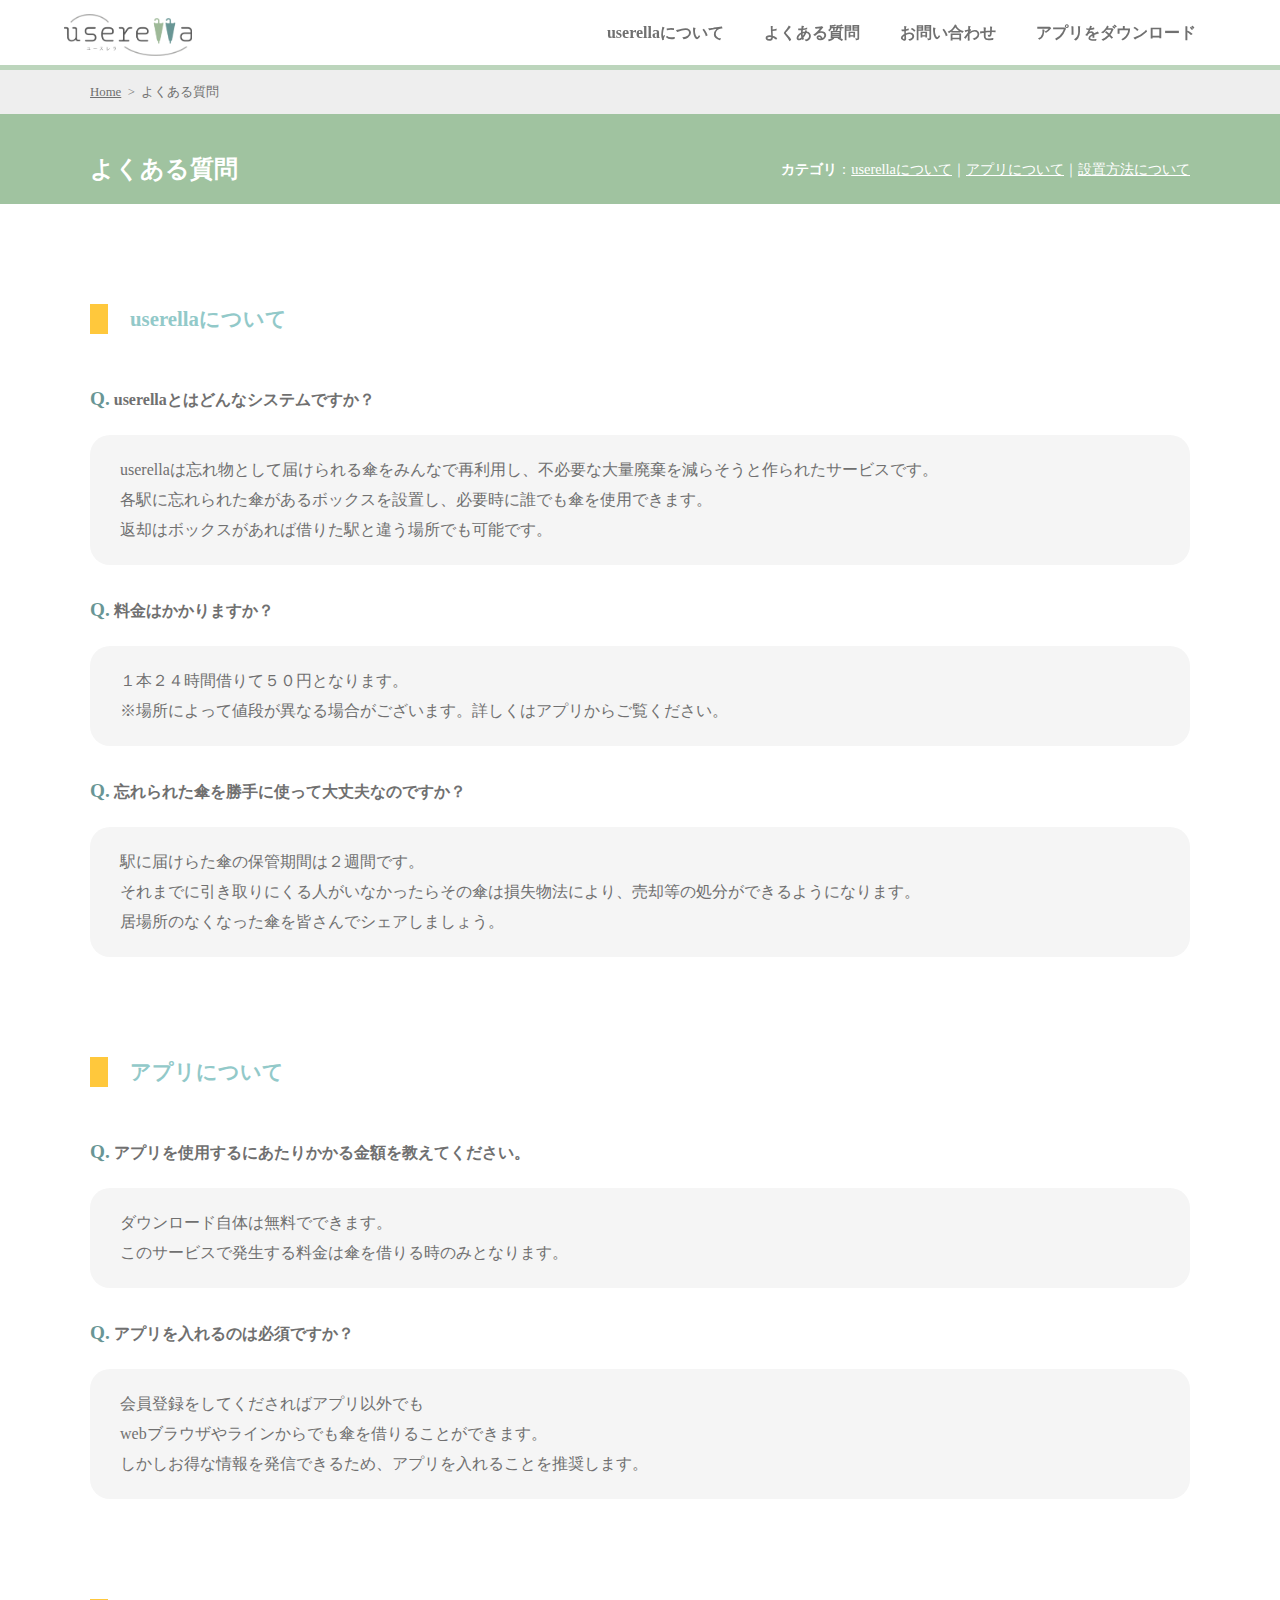
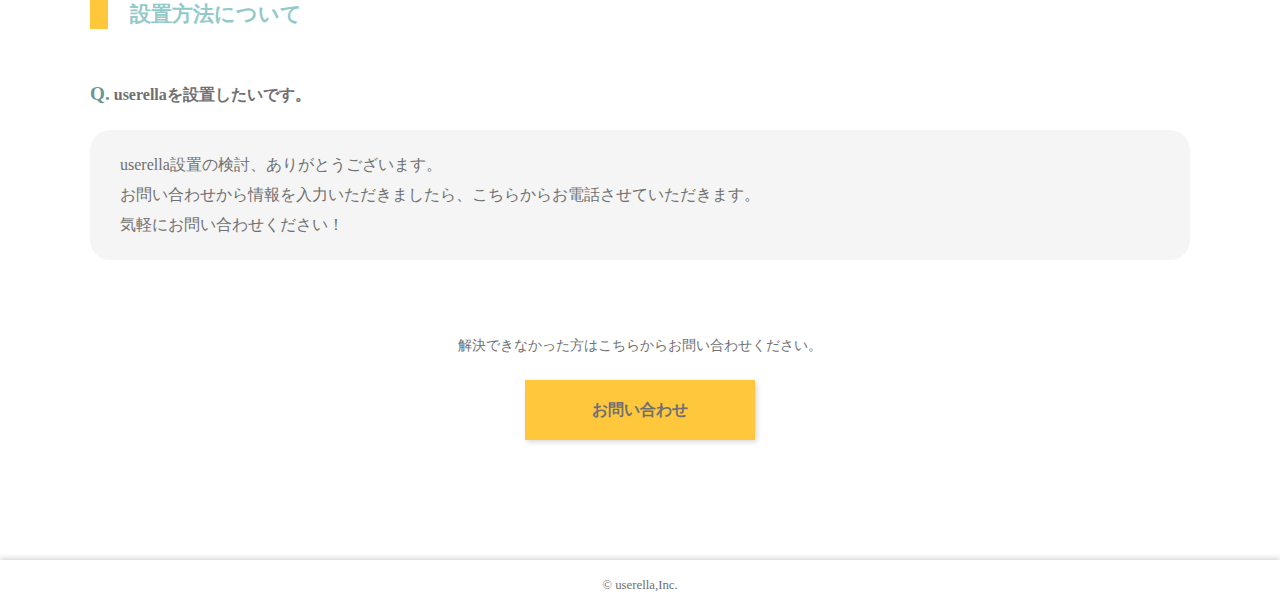
<file: question.html>
<!DOCTYPE html>
<html lang="ja" prefix="og: http://ogp.me/ns# fb: http://ogp.me/ns/fb# article: http://ogp.me/ns/article#">
<head>
	<meta charset="utf-8">
	<meta http-equiv="X-UA-Compatible" content="ie=edge">
	<meta name="viewport" content="width=device-width,initial-scale=1.0,minimum-scale=1.0">
	<meta name="format-detection" content="telephone=no">
	<meta name="keywords" content="">
	<meta name="description" content="忘れられた傘を必要な人の元へ">
	<title>よくある質問｜userella（ユースレラ）</title>
	<meta name="twitter:card" content="summary">
	<meta name="twitter:site" content="@twitteraccount">
	<meta property="og:site_name" content="userella（ユースレラ）">
	<meta property="og:title" content="よくある質問">
	<meta property="og:description" content="忘れられた傘を必要な人の元へ">
	<meta property="og:url" content="#">
	<meta property="og:image" content="img/favicon.png">
	<meta property="og:type" content="website">
	<link rel="shortcut icon" href="img/favicon.png" type="image/vnd.microsoft.icon">
	<link rel="apple-touch-icon" href="img/favicon.png">
	<link rel="stylesheet" href="css/ress.css">
	<link rel="stylesheet" href="css/temp.css">
	<link rel="stylesheet" href="css/question.css">
	<link href="https://fonts.googleapis.com/css2?family=Josefin+Sans:wght@300&display=swap" rel="stylesheet">
</head>
<body>

	<!-- header -->
	<header>
		<div class="headerBox">
			<h1>
				<a href="index.html"><img src="img/logo.png" alt="userella"></a>
			</h1>
			<nav>
				<ul>
					<li><a href="about.html" target="page">userellaについて</a></li>
					<li><a href="#">よくある質問</a></li>
					<li><a href="contact.html" target="page">お問い合わせ</a></li>
					<li><a href="app.html" target="page">アプリをダウンロード</a></li>
				</ul>
			</nav>
		</div>
	</header>

	<div class="breadcrumbList">
		<div>
			<ol itemscope itemtype="https://schema.org/BreadcrumbList">
				<!-- 1つめ -->
				<li itemprop="itemListElement" itemscope
						itemtype="https://schema.org/ListItem">
					<a itemprop="item" href="index.html">
							<span itemprop="name">Home</span>
					</a>
					<meta itemprop="position" content="1" />
				</li>
			</ol>
			<span>よくある質問</span>
		</div>
	</div>

	<div class="pageHBox">
		<section class="pageHeader">
			<h2>よくある質問</h2>
			<div class="pageCategory"><span class="bold">カテゴリ</span>：<a href="#about">userellaについて</a>｜<a href="#app">アプリについて</a>｜<a href="#station">設置方法について</a></div>
		</section>
	</div>

	<div>
		<div class="box">
			<section>
				<h3 class="ttl" id="about">userellaについて</h3>
				<div class="q2"><span class="q3">Q.</span> userellaとはどんなシステムですか？</div>
				<div class="a2">
					userellaは忘れ物として届けられる傘をみんなで再利用し、不必要な大量廃棄を減らそうと作られたサービスです。<br>
					各駅に忘れられた傘があるボックスを設置し、必要時に誰でも傘を使用できます。<br>
					返却はボックスがあれば借りた駅と違う場所でも可能です。
				</div>
				<div class="q2"><span class="q3">Q.</span> 料金はかかりますか？</div>
				<div class="a2">
					１本２４時間借りて５０円となります。<br>
					※場所によって値段が異なる場合がございます。詳しくはアプリからご覧ください。
				</div>
				<div class="q2"><span class="q3">Q.</span> 忘れられた傘を勝手に使って大丈夫なのですか？</div>
				<div class="a2">
					駅に届けらた傘の保管期間は２週間です。<br>
					それまでに引き取りにくる人がいなかったらその傘は損失物法により、売却等の処分ができるようになります。<br>
					居場所のなくなった傘を皆さんでシェアしましょう。
				</div>
			</section>
			<section>
				<h3 class="ttl" id="app">アプリについて</h3>
				<div class="q2"><span class="q3">Q.</span> アプリを使用するにあたりかかる金額を教えてください。</div>
				<div class="a2">
					ダウンロード自体は無料でできます。<br>
					このサービスで発生する料金は傘を借りる時のみとなります。
				</div>
				<div class="q2"><span class="q3">Q.</span> アプリを入れるのは必須ですか？</div>
				<div class="a2">
					会員登録をしてくださればアプリ以外でも<br>
					webブラウザやラインからでも傘を借りることができます。<br>
					しかしお得な情報を発信できるため、アプリを入れることを推奨します。
				</div>
			</section>
			<section>
				<h3 class="ttl" id="station">設置方法について</h3>
				<div class="q2"><span class="q3">Q.</span> userellaを設置したいです。</div>
				<div class="a2">userella設置の検討、ありがとうございます。<br>
					お問い合わせから情報を入力いただきましたら、こちらからお電話させていただきます。<br>
					気軽にお問い合わせください！
				</div>
			</section>
			<p class="btnTxt">解決できなかった方はこちらからお問い合わせください。</p>
			<a href="contact.html" target="page" class="btn_y">お問い合わせ</a>
		</div>
	</div>
	<footer>
		<small>&copy; userella,Inc.</small>
	</footer>
	<script src="js/js.js"></script>
</body>
</html>
</file>
<file: css/ress.css>
/*!
 * ress.css • v3.0.1
 * MIT License
 * github.com/filipelinhares/ress
 */

/* # =================================================================
   # Global selectors
   # ================================================================= */

   html {
    box-sizing: border-box;
    -webkit-text-size-adjust: 100%; /* Prevent adjustments of font size after orientation changes in iOS */
    word-break: normal;
    -moz-tab-size: 4;
    tab-size: 4;
  }
  
  *,
  ::before,
  ::after {
    background-repeat: no-repeat; /* Set `background-repeat: no-repeat` to all elements and pseudo elements */
    box-sizing: inherit;
  }
  
  ::before,
  ::after {
    text-decoration: inherit; /* Inherit text-decoration and vertical align to ::before and ::after pseudo elements */
    vertical-align: inherit;
  }
  
  * {
    padding: 0; /* Reset `padding` and `margin` of all elements */
    margin: 0;
  }
  
  /* # =================================================================
     # General elements
     # ================================================================= */
  
  hr {
    overflow: visible; /* Show the overflow in Edge and IE */
    height: 0; /* Add the correct box sizing in Firefox */
  }
  
  details,
  main {
    display: block; /* Render the `main` element consistently in IE. */
  }
  
  summary {
    display: list-item; /* Add the correct display in all browsers */
  }
  
  small {
    font-size: 80%; /* Set font-size to 80% in `small` elements */
  }
  
  [hidden] {
    display: none; /* Add the correct display in IE */
  }
  
  abbr[title] {
    border-bottom: none; /* Remove the bottom border in Chrome 57 */
    /* Add the correct text decoration in Chrome, Edge, IE, Opera, and Safari */
    text-decoration: underline;
    text-decoration: underline dotted;
  }
  
  a {
    background-color: transparent; /* Remove the gray background on active links in IE 10 */
  }
  
  a:active,
  a:hover {
    outline-width: 0; /* Remove the outline when hovering in all browsers */
  }
  
  code,
  kbd,
  pre,
  samp {
    font-family: monospace, monospace; /* Specify the font family of code elements */
  }
  
  pre {
    font-size: 1em; /* Correct the odd `em` font sizing in all browsers */
  }
  
  b,
  strong {
    font-weight: bolder; /* Add the correct font weight in Chrome, Edge, and Safari */
  }
  
  /* https://gist.github.com/unruthless/413930 */
  sub,
  sup {
    font-size: 75%;
    line-height: 0;
    position: relative;
    vertical-align: baseline;
  }
  
  sub {
    bottom: -0.25em;
  }
  
  sup {
    top: -0.5em;
  }
  
  /* # =================================================================
     # Forms
     # ================================================================= */
  
  input {
    border-radius: 0;
  }
  
  /* Replace pointer cursor in disabled elements */
  [disabled] {
    cursor: default;
  }
  
  [type="number"]::-webkit-inner-spin-button,
  [type="number"]::-webkit-outer-spin-button {
    height: auto; /* Correct the cursor style of increment and decrement buttons in Chrome */
  }
  
  [type="search"] {
    -webkit-appearance: textfield; /* Correct the odd appearance in Chrome and Safari */
    outline-offset: -2px; /* Correct the outline style in Safari */
  }
  
  [type="search"]::-webkit-search-decoration {
    -webkit-appearance: none; /* Remove the inner padding in Chrome and Safari on macOS */
  }
  
  textarea {
    overflow: auto; /* Internet Explorer 11+ */
    resize: vertical; /* Specify textarea resizability */
  }
  
  button,
  input,
  optgroup,
  select,
  textarea {
    font: inherit; /* Specify font inheritance of form elements */
  }
  
  optgroup {
    font-weight: bold; /* Restore the font weight unset by the previous rule */
  }
  
  button {
    overflow: visible; /* Address `overflow` set to `hidden` in IE 8/9/10/11 */
  }
  
  button,
  select {
    text-transform: none; /* Firefox 40+, Internet Explorer 11- */
  }
  
  /* Apply cursor pointer to button elements */
  button,
  [type="button"],
  [type="reset"],
  [type="submit"],
  [role="button"] {
    cursor: pointer;
    color: inherit;
  }
  
  /* Remove inner padding and border in Firefox 4+ */
  button::-moz-focus-inner,
  [type="button"]::-moz-focus-inner,
  [type="reset"]::-moz-focus-inner,
  [type="submit"]::-moz-focus-inner {
    border-style: none;
    padding: 0;
  }
  
  /* Replace focus style removed in the border reset above */
  button:-moz-focusring,
  [type="button"]::-moz-focus-inner,
  [type="reset"]::-moz-focus-inner,
  [type="submit"]::-moz-focus-inner {
    outline: 1px dotted ButtonText;
  }
  
  button,
  html [type="button"], /* Prevent a WebKit bug where (2) destroys native `audio` and `video`controls in Android 4 */
  [type="reset"],
  [type="submit"] {
    -webkit-appearance: button; /* Correct the inability to style clickable types in iOS */
  }
  
  /* Remove the default button styling in all browsers */
  button,
  input,
  select,
  textarea {
    background-color: transparent;
    border-style: none;
  }
  
  /* Style select like a standard input */
  select {
    -moz-appearance: none; /* Firefox 36+ */
    -webkit-appearance: none; /* Chrome 41+ */
  }
  
  select::-ms-expand {
    display: none; /* Internet Explorer 11+ */
  }
  
  select::-ms-value {
    color: currentColor; /* Internet Explorer 11+ */
  }
  
  legend {
    border: 0; /* Correct `color` not being inherited in IE 8/9/10/11 */
    color: inherit; /* Correct the color inheritance from `fieldset` elements in IE */
    display: table; /* Correct the text wrapping in Edge and IE */
    max-width: 100%; /* Correct the text wrapping in Edge and IE */
    white-space: normal; /* Correct the text wrapping in Edge and IE */
    max-width: 100%; /* Correct the text wrapping in Edge 18- and IE */
  }
  
  ::-webkit-file-upload-button {
    /* Correct the inability to style clickable types in iOS and Safari */
    -webkit-appearance: button;
    color: inherit;
    font: inherit; /* Change font properties to `inherit` in Chrome and Safari */
  }
  
  /* # =================================================================
     # Specify media element style
     # ================================================================= */
  
  img {
    border-style: none; /* Remove border when inside `a` element in IE 8/9/10 */
  }
  
  /* Add the correct vertical alignment in Chrome, Firefox, and Opera */
  progress {
    vertical-align: baseline;
  }
  
  /* # =================================================================
     # Accessibility
     # ================================================================= */
  
  /* Hide content from screens but not screenreaders */
  @media screen {
    [hidden~="screen"] {
      display: inherit;
    }
    [hidden~="screen"]:not(:active):not(:focus):not(:target) {
      position: absolute !important;
      clip: rect(0 0 0 0) !important;
    }
  }
  
  /* Specify the progress cursor of updating elements */
  [aria-busy="true"] {
    cursor: progress;
  }
  
  /* Specify the pointer cursor of trigger elements */
  [aria-controls] {
    cursor: pointer;
  }
  
  /* Specify the unstyled cursor of disabled, not-editable, or otherwise inoperable elements */
  [aria-disabled] {
    cursor: default;
  }
</file>
<file: css/temp.css>
/* -------------------
全体設定
------------------- */
* {
	margin: 0;
	padding: 0;
}

body {
	color: #707070;
	line-height: 30px;
}

a:link,
a:visited {
	text-decoration: none;
	color: #707070;

}

a:hover,
a:active {
	color: #555;
}

li {
	list-style-type: none;
}

.box {
	width: 90vw;
	max-width: 1100px;
	margin: 0 auto;
	padding: 100px 0;
}

html {
	scroll-behavior: smooth;
}

/* -------------------
header
------------------- */
header {
	background: rgba(255, 255, 255, 0.93);
	border-bottom: 5px rgba(160, 195, 160, 0.7) solid;
	height: 70px;
	position: fixed;
	top: 0px;
	left: 0px;
	width: 100%;
	z-index: 10;
}
.headerBox {
	width: 90vw;
	margin: 0 auto;
	display: flex;
	justify-content: space-between;
	align-items: center;
	height: 100%;
}
header ul a {
	font-weight: bold;
	transition: 0.3s;
}
header ul a:hover,
header ul a:active {
	text-shadow: 0px 0px 5px rgba(0, 0, 0, 0.2);
	font-weight: bold;
	transition: 0.3s;
}
header ul {
	display: flex;
}
header ul li {
	padding: 0 20px;
	display: flex;
	justify-content: space-between;
	align-items: center;
}
header img {
	padding-top: 8px;
	height: 50px;
}

/* -------------------
breadcrumbList、ヘッダー
------------------- */
.breadcrumbList {
	background: #eee;
}
.breadcrumbList>div{
	width: 90vw;
	max-width: 1100px;
	display: flex;
	margin: 70px auto 0;
	padding: 7px 0;
	font-size: 0.8em;
}
.breadcrumbList>div>span::before{
	content: ">";
	padding:0 0.5em;
}
.breadcrumbList a:link,
.breadcrumbList a:visited,
.breadcrumbList a:hover,
.breadcrumbList a:active,
.pageCategory a:link,
.pageCategory a:visited,
.pageCategory a:hover,
.pageCategory a:active {
	text-decoration: underline;
	font-weight: normal;
}

.pageCategory a:link,
.pageCategory a:visited {
	color: #fff;
}

.pageCategory a:hover,
.pageCategory a:active {
	color: #707070;
	transition: none;
}
.pageHBox {
	background: #A0C3A0;
}
.pageHeader {
	color: #fff;
	width: 90vw;
  max-width: 1100px;
	margin: 0 auto;
	display: flex;
	justify-content: space-between;
	padding: 40px 0 20px;
}
.pageCategory {
	font-size: 0.9em;
}

.bold {
	font-weight: bold;
}

/* -------------------
コンテンツ別ヘッダー
------------------- */
/* .ttl {
	color: #92c9c9;
	width: 400px;
	border-left: 18px solid #ffc83c;
	padding: 3px 20px;
	margin: 0px 0 50px;
	font-size: 1.3em;
} */
.ttl {
	color: #92c9c9;
	width: 400px;
	padding: 0 40px;
	margin: 0px 0 50px;
	font-size: 1.3em;
	position: relative;
	line-height: 30px;
}
.ttl::before{
	content: "";
	display: block;
	width: 18px;
	height: 30px;
	background: #ffc83c;
	position: absolute;
	bottom: 0;
	left: 0;
}

/* -------------------
送信ボタン
------------------- */
.btn_y:link,
.btn_y:visited,
.btn_y {
	display: block;
	width: 230px;
	height: 60px;
	margin: 60px auto 0;
	display: flex;
	align-items: center;
	justify-content: center;
	box-shadow: 2px 2px 5px rgba(0, 0, 0, 0.16);
	background: #ffc83c;
	font-weight: bold;
	transition: 0.3s background;
}

.btn_y:hover,
.btn_y:active {
	background: #ffe450;
	color: #707070;
	text-shadow: 0px 0px 5px rgba(0, 0, 0, 0.2);
}


/* -------------------
footer
------------------- */
footer {
	background: #fff;
	height: 50px;
	display: flex;
	justify-content: center;
	align-items: center;
	box-shadow: 0px -2px 5px rgba(0, 0, 0, 0.16);
}
</file>
<file: css/index.css>
/* 全体ここまで */
body{
	text-align: center;
	background:#F5F5F5;
}
/* 全体ここまで */

/* indexImgここから */
.indexImg>section{
	background:url("../img/header.png");
	background-size:100% auto;
	background-repeat: no-repeat;
	margin-top:70px;
	height:750px;
	display: flex;
	align-items: center;
	justify-content: center;
}
h2 img{
	width:500px;
	margin-top:20px;
}
h2{
	font-size:1.2em;
	letter-spacing: 0.2em;
	background:rgba(255,255,255,0.5);
	padding:50px 100px;
	display: inline-block;
	text-align: center;
}
h2 span{
	display: block;
}
/* headerここまで */

/* boxここから */
h3{
	font-size:1.7em;
	margin-bottom:50px;
	position: relative;
}
.h3_white::after,
.h3_green::after {
  content: '';
  position: absolute;
  left: 50%;
  bottom: -15px;
  display: inline-block;
  width: 80px;
  height: 5px;
  -moz-transform: translateX(-50%);
  -webkit-transform: translateX(-50%);
  -ms-transform: translateX(-50%);
  transform: translate(-50%);
}
.h3_white::after {
	background-color: #fdfdfdb0;
}
.h3_green::after {
	background-color: #ACC9AC;
}
/* boxここまで */


/* -------------------
what's userella?
------------------- */
.box_ttl{
	font-family: 'Josefin Sans', sans-serif;
}
.green{
	color:#ACC9AC;
}
.blue{
	color:#9FBAB9;
}
.outline{
	background:url("../img/back_circle.png") no-repeat center center;
	margin:0 auto;
	padding:140px 0;
}
h4{
	font-size:2em;
	margin-bottom:40px;
	text-shadow: 0px 2px 2px rgba(0,0,0,0.16);
}

h5+p{
	line-height:30px;
}
.useBox{
	margin:0 auto;
}
.use{
	display:flex;
	justify-content: space-between;
	margin:70px auto;
	width:950px;
	text-align: left;
	opacity: 0;
	transition: 1s;
}
.useL{
	transform:translateX(-100px);
}
.useR{
	transform:translateX(100px);
}
.useFadein{
	transform:translateX(0);
	opacity:1;
}
.useText{
	margin: auto 0;
	font-size:1.1em;
}
.useImage{
	height: 300px;
}
.useImage img{
	height: 300px;
}
.useImage:nth-of-type(2n){
	box-shadow: 25px 25px 0px #D9E3E3;
}
.useImage:nth-of-type(2n+1){
	box-shadow: -25px 25px 0px #DEE9DE;
}

.box:nth-of-type(2n){
	color:#fff;
}



.box2{
	background:#ACC9AC;
}
.box2 li{
	color:#fff;
}
.box4{
	background:#9FBAB9;
}


/* -------------------
userellaの流れ
------------------- */
.flowBox{
	display:flex;
	justify-content: space-around;
	flex-wrap:wrap;
	width: 70vw;
	max-width: 1100px;
	margin:50px auto 0;
}
.flow{
	position: relative;
	transform:translateY(50px);
	opacity: 0;
	transition: 1s;
	margin-top: 60px;
	width: 250px;
}
.flowFadein{
	transform:translateY(0);
	opacity: 1;
}
.imgC{
	width: 200px;
	height:200px;
	border-radius: 50%;
	background:#fff;
	display: flex;
	justify-content: center;
	align-items: center;
	box-shadow: 5px 5px 8px rgba(0,0,0,0.16);
	margin:0 auto;
}
.number{
	font-size:5em;
	font-weight: bold;
	position: absolute;
	top:-10px;
	left:10px;
	color: #ffc83c;
}
.listTitle{
	margin:30px 0 20px;
	font-weight: bold;
	font-size:1.5em;
}


/* -------------------
企業
------------------- */
.companyList{
	margin:70px 0;
}
.companyList img{
	margin-right:100px;
	/* width:200px; */
}
.companyList img:last-child{
	margin:0;
}



/* -------------------
よくある質問
------------------- */
.question{
	padding:0 30px;
	display: flex;
	/* justify-content: center; */
	flex-direction: column;
	background:#fff;
	color:#707070;
	width:50vw;
	min-width: 200px;
	margin:0 auto 25px;
	font-weight: bold;
	text-align: left;
	box-shadow: 5px 5px 5px rgba(0,0,0,0.16);
	border-radius: 20px;
	height:80px;
}
.qHeader{
	display: flex;
	justify-content: space-between;
	width: 100%;
	line-height: 80px;
	position: relative;
}

.question:last-child{
	margin-bottom:0;
}
.answer{
	background:#C3C3C3;
	padding:25px 20px;
	color:#fff;
	font-weight: normal;
	border-radius: 5px;
	pointer-events: none;
}

.btn{
	width: 15px;
	height: 15px;
	transform:rotateZ(45deg);
	margin:10px 0 0 10px;
	position:absolute;
	right:0;
	top:18px;
	border-bottom :3px solid #666;
	border-right :3px solid #666;
}
.btnAdd{
	border-bottom :none;
	border-right :none;
	border-left :3px solid #666;
	border-top:3px solid #666;
}

.box4>.btn_y{
	position: relative;
	z-index: 5;
}




/* -------------------
アプリ
------------------- */
.box5 img{
	width: 700px;
}
</file>
<file: css/about.css>
h2{
	margin-top:70px;
	height: 440px;
	width: 100vw;
	background-color:#A0C3A0;
	color:#fff;
	font-weight: bold;
	padding:0 0 120px 20vw;
	display: flex;
	align-items: flex-end;
	background:url("../img/about_header.jpg");
	background-size:cover;
	background-repeat: no-repeat;
}
.aboutBox{
	padding:120px 0;
}

.box1{
	text-align: center;
}
.imgBox{
	display: flex;
	width: 80vw;
	margin:60px auto 0;
	justify-content: center;
	align-items: center;
}
.imgBox li{
	margin-right: 20px;
	width: 30%;
}
.imgBox li:last-child{
	margin-right: 20px;
}
.imgBox li img{
	width: 100%;
}

.box2{
	background:#D9E3E3;
	width: 100vw;
}
.contents{
	background:#fff;
	width: 80vw;
	margin:0 auto;
	padding: 100px 10vw;
}
.contents:first-child{
	background-image:url("../img/box2_1.png");
	background-position:right center;
	background-size:contain;
	background-repeat:no-repeat ;
	margin-bottom: 80px;
}
.contents:last-child{
	background-image:url("../img/box2_2.png");
	background-position:right center;
	background-size:contain;
	background-repeat:no-repeat ;
}

.box3>div{
	height:500px;
	padding:0 10vw;
	background-image:url("../img/box3_1.png");
	background-position:right center;
	background-size:contain;
	background-repeat:no-repeat ;
	display: flex;
	flex-direction: column;
	justify-content: center;
	align-items: start;
}
.box1 .boxTtl,
.box2 .boxTtl,
.box3 .boxTtl{
	margin-bottom: 50px;
}

.box4{
	background-color: #F5F5F5;
	text-align: center;
	padding: 140px 0;
	background-image: url("../img/about_footer.png");
	background-size:contain;
	background-position:center bottom;
	background-repeat: no-repeat;
}
.box4 p{
	padding-top: 60px;
	line-height: 2.2em;
}

.box5{
	background-color: #A9D6D4;
	text-align: center;
}
.box5 img{
	width: 500px;
	margin: 60px 0;
}
.box5>.boxTtl{
	color:#fff;
}
.appTxt{
	font-size:0.8em;
	width: 55vw;
	margin:0 auto;
	text-align: left;
	line-height:1.7em;
}

.boxTtl{
	font-size:1.4em;
	font-weight: bold;
}
</file>
<file: css/app.css>
.box{
	text-align: center;
}
h3{
	font-size: 1.7em;
	margin:0 auto 80px;
	position: relative;
	display: inline-block;
}
.box1 h3,
.box3 h3,
.box5 h3{
	color: #fff;
}
h3::after{
	content: "";
	display: block;
	width: 50%;
	height:5px;
	position: absolute;
	margin: 10px auto 0;
	left: 0;
	right: 0;
}
.box1 h3::after,
.box3 h3::after,
.box5 h3::after{
	background-color: #fdfdfdb0;
}
.box2 h3::after,
.box2 h5::after{
	background-color: #ACC9AC;
}
.appFlex{
	display: flex;
	justify-content: space-around;
	flex-wrap: wrap;
}
.appFlexBox{
	margin:0 20px 50px 0;
	display: flex;
	justify-content: center;
	align-items: center;
	flex-direction: column;
	border-radius: 35px;
}
.troubleBox:last-child,
.phoneBox:last-child{
	margin-right: 0;
}


/* appHeader */
.appImg{
	background-image: url("../img/app_header.jpg");
	background-size:cover ;
	display: flex;
	margin-top: 70px;
	height: calc(100vh - 70px);
	min-height: 500px;
	max-height: 1200px;
	font-weight: bold;
	color: #fff;
	font-size: 1.5em;
	align-items: center;
	justify-content: center;
	padding: 100px 0;
}
.appImg>img{
	height: 70vh;
	margin-left: 10vw;
}
.appImg section{
	display: flex;
	flex-direction: column;
	justify-content: center;
	align-items: center;
}
.appImg section>h2>img{
	width: 35vw;
}
.appImg section>img{
	width: 30vw;
}
.appImg section>p{
	margin: 40px 0;
}
/* appHeaderここまで */

/* box1 */
.box1{
	background-color: #A9D6D4;
}
.troubleBox{
	font-weight: bold;
	height: 200px;
	width: 25%;
	min-width: 220px;
	background-color: #fff;
	font-size:1.2em;
}
.blueTxt{
	color: #5C88D0;
}
.underLine{
	background:linear-gradient(transparent 50% ,#FFF850 0%);
}
.tb1,
.tb2,
.tb3{
	position: relative;
}
.tb1::after,
.tb2::after,
.tb3::after{
	content: "";
	display: block;
	width: 90px;
	height:90px;
	position: absolute;
	bottom: -20px;
	right: -10px;
}
.tb1::after{
	background-image: url("../img/app_trouble_1.png");
	background-size: contain;
}
.tb2::after{
	background-image: url("../img/app_trouble_2.png");
	background-size: contain;
}
.tb3::after{
	background-image: url("../img/app_trouble_3.png");
	background-size: contain;
}
/* box1ここまで */

/* box2 */
.phoneBox{
	position: relative;
	margin-top:200px ;
	padding: 130px 30px 40px;
	box-shadow: 3px 3px 10px #ccc;
	width: 27%;
	min-width: 300px;
	background-color: #fff;
}
.box2{
	background-color: #F5F5F5;
}
.appBoxNumber{
	color: #fff;
	background-color: #9292E0;
	font-weight: bold;
	line-height: 30px;
	width: 30px;
	border-radius: 15px;
}
.appBoxTtl{
	font-weight: bold;
	margin: 20px 0;
}
.appBoxTxt{
	font-size: 0.8em;
}
.purpleTxt{
	color: #7676D8;
}
.phoneBoxImg{
	position: absolute;
	width: 50%;
	top:-200px;
}
.phoneBoxImg img{
	width: 100%;
}
/* .box2ここまで */

/* .box3 */
.box3{
	background-color:#ACC9AC;
}
.appProcessImg{
	width: 200px;
	height: 200px;
	border-radius: 100px;
	background-color: #939393;
}
.processBox{
	position: relative;
	margin-right: 100px;
}
.processBox::before{
	content: "";
	display: block;
	position: absolute;
	background-color: #AAAAAA;
	width: 7px;
	height: 40px;
	transform: rotate(315deg);
	top: 39%;
	right:-50px ;
}
.processBox:last-child{
	margin-right: 0;
}
.processBox:last-child::before,
.processBox:last-child::after{
	content: "";
	display: none;
}
.processBox::after{
	content: "";
	display: block;
	position: absolute;
	background-color: #AAAAAA;
	width: 7px;
	height: 40px;
	transform: rotate(45deg);
	bottom: 39%;
	right:-50px ;
}
.processBox p{
	color: #fff;
	font-weight: bold;
}
.processBox p:first-child{
	margin-bottom: 20px;
}
.processBox p:last-child{
	margin-top: 20px;
}



/* 動画 */
/* .box5 */
.box5 h3{
	margin-bottom: 0;
}
.appBanner img{
	width: 50%;
	max-width: 550px;
	min-width: 350px;
	margin: 80px 0 35px;
}
.appBannerTxt{
	width: 45%;
	max-width: 500px;
	min-width: 320px;
	margin: 0 auto;
	font-size:0.8em;
	text-align: left;
	line-height: 1.5em;
}
</file>
<file: css/contact.css>
.ttl{
	margin-bottom:0;
}

h3+p{
	font-size: 0.9em;
	margin:20px 0 50px 40px;
}



.formLeft{
	justify-content: left;
	padding-left:60px;
	color:#707070;
}
.formLeft>input{
	margin-right:5px;
}
.formLeft>input:last-child{
	margin-left:20px;
}


.required{
	font-size:0.9em;
	color:#fff;
	font-weight: bold;
	background:#FF6464;
	width:35px;
	height:20px;
	display: flex;
	align-items: center;
	justify-content: center;
}
table{
	font-size:0.8em;
	margin:0 auto;
}
th{
	background:#E3E3E3;
	width:220px;
	height:70px;
	padding:0 25px;
}
th>div{
	display: flex;
	align-items: center;
	justify-content: space-between;
}
td{
	background: #F5F5F5;
	width:600px;
	height:70px;
	display: flex;
	align-items: center;
	justify-content: center;
	color: #C3C3C3;
}
.inputTxt{
	background:#fff;
	height:40px;
	padding:0 10px;
	width:500px;
}
.inputTxt:focus,
textarea:focus{
	outline:2px solid #ACC9AC;
}
.addressTh{
	height:120px;
}
.addressTd{
	width: 100%;
	height:120px;
	display: flex;
	flex-direction: column;
	align-items: flex-start;
}
.addressTd>div{
	display: flex;
	margin-left: 50px;
}
.addressTd>div>p{
	width: 15px;
	line-height: 40px;
	text-align: center;
	margin-right:15px;
}
.addressTd>div>.inputTxt{
	width: 200px;
}
.addressTd>.inputTxt{
	margin:10px 0 0 30px;
	width:400px;
	margin-left: 80px;
}
.content{
	height:200px;
}

textarea{
	width:500px;
	height:150px;
	background: #fff;
	padding:0 10px;
}
</file>
<file: css/question.css>
.q2{
	font-weight: bold;
}
.q3{
	color:#699695;
	font-size:1.2em;
}
.a2{
	background:#F5F5F5;
	border-radius: 20px;
	margin:20px 0 30px;
	padding:20px 30px;
}

.btnTxt{
	text-align: center;
	margin:70px 0 20px;
	font-size:0.9em;
}

.btn_y:link{
	margin-top:0;
}

.ttl{
	padding-top:100px;
}

.box{
	padding: 0 0 120px;
}

section .a2:last-child{
	margin-bottom: 0;
}
</file>
